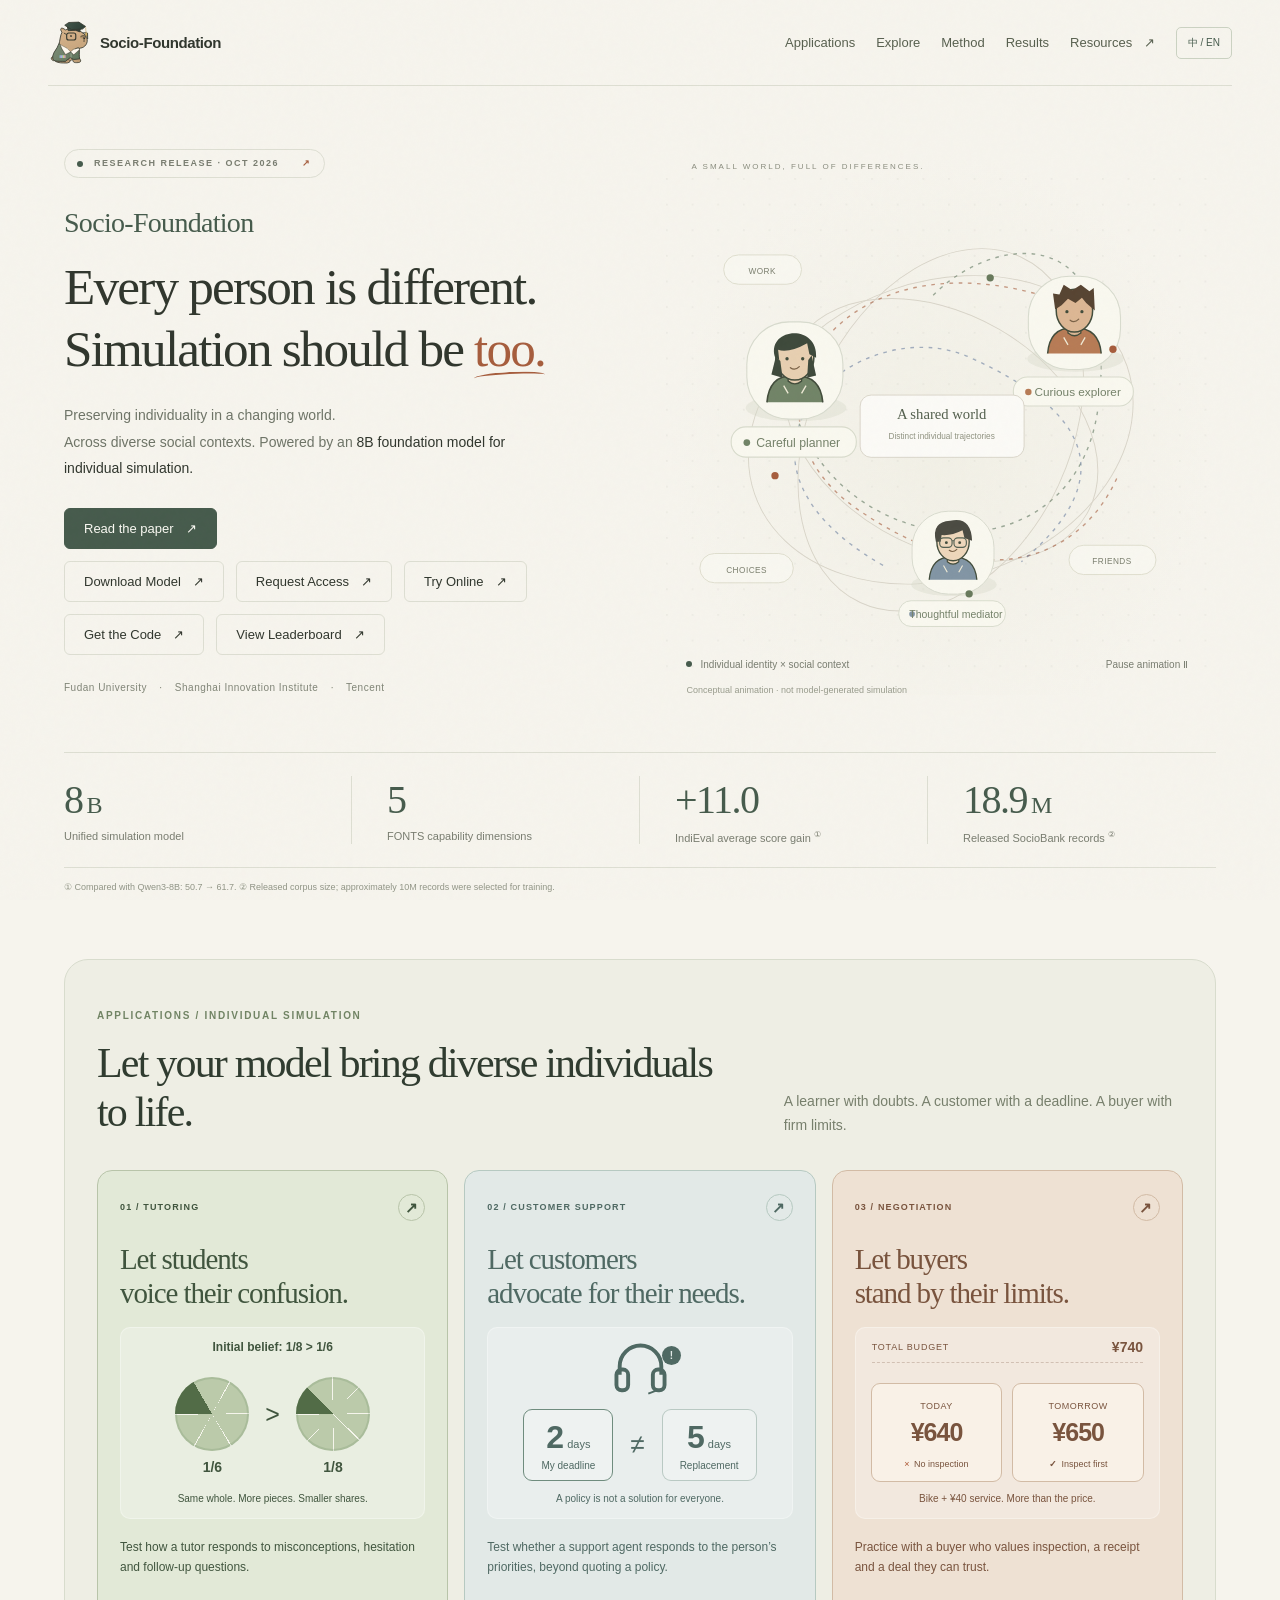
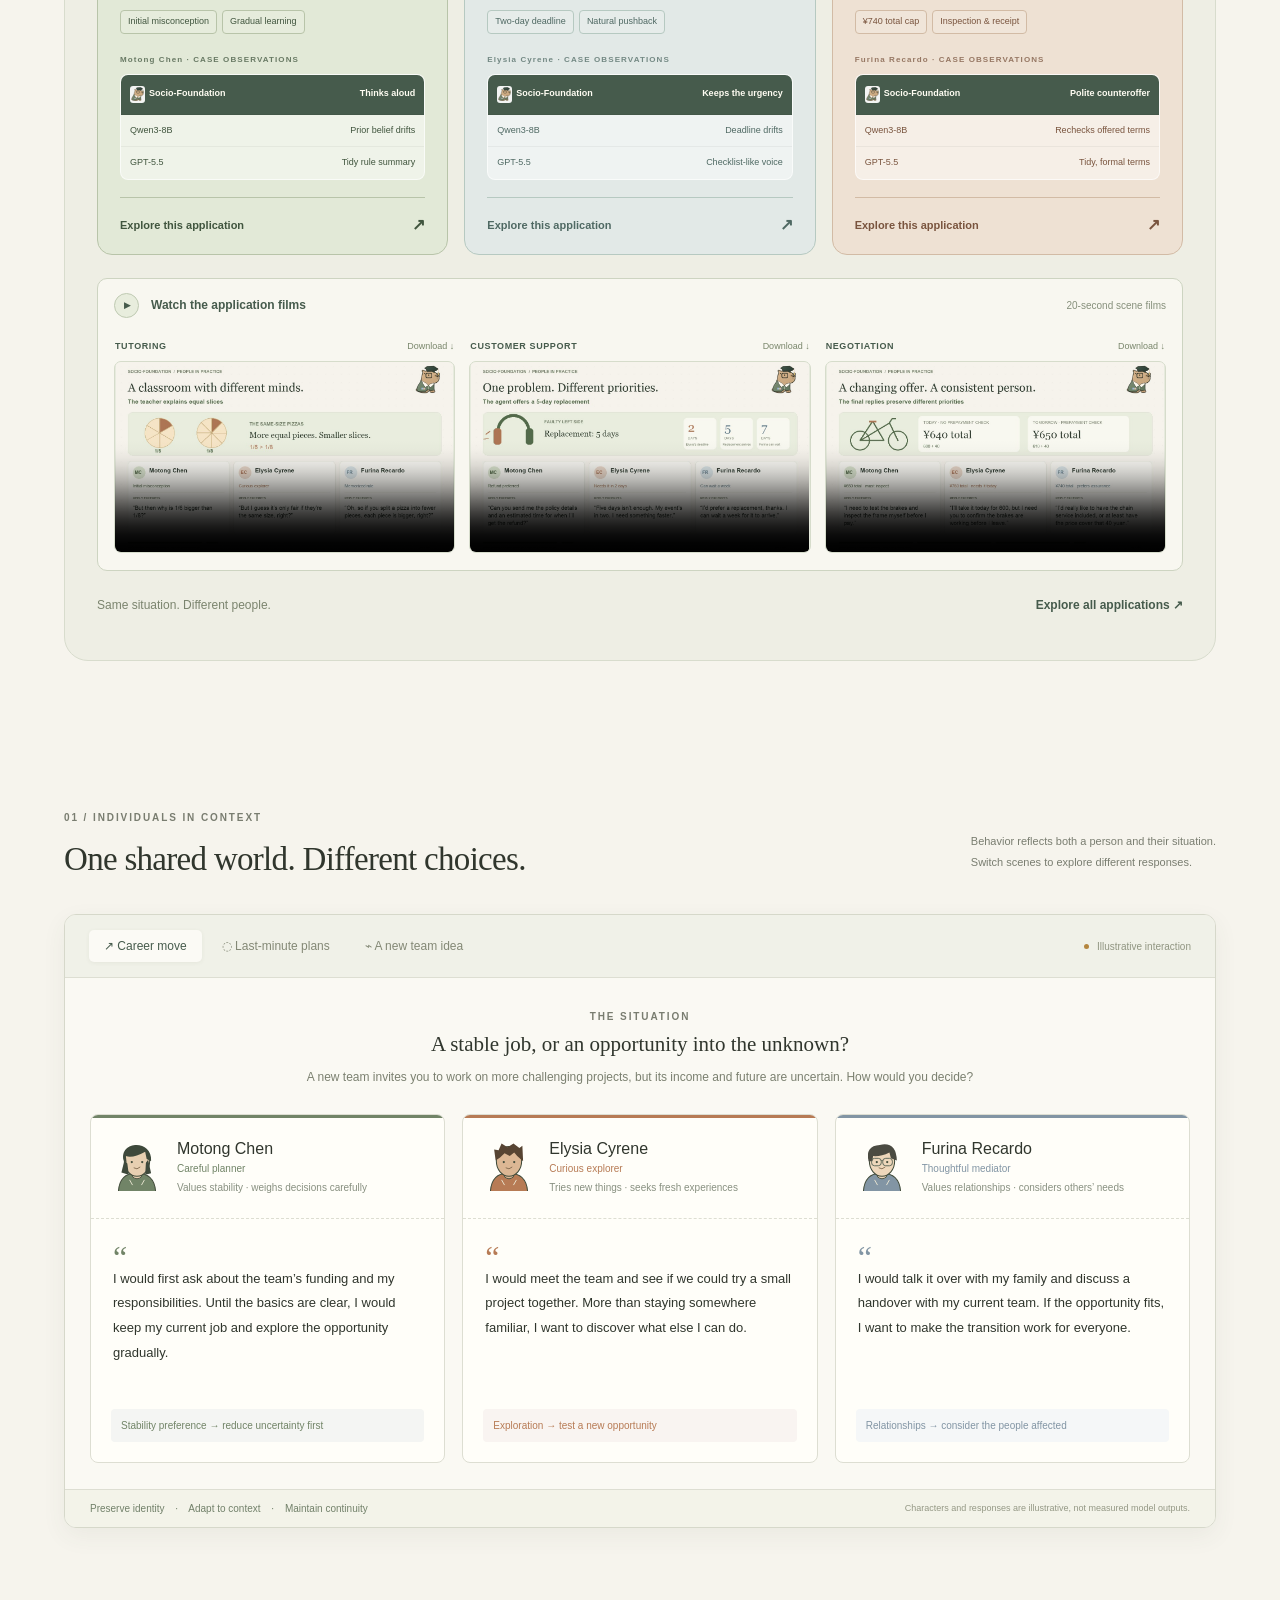
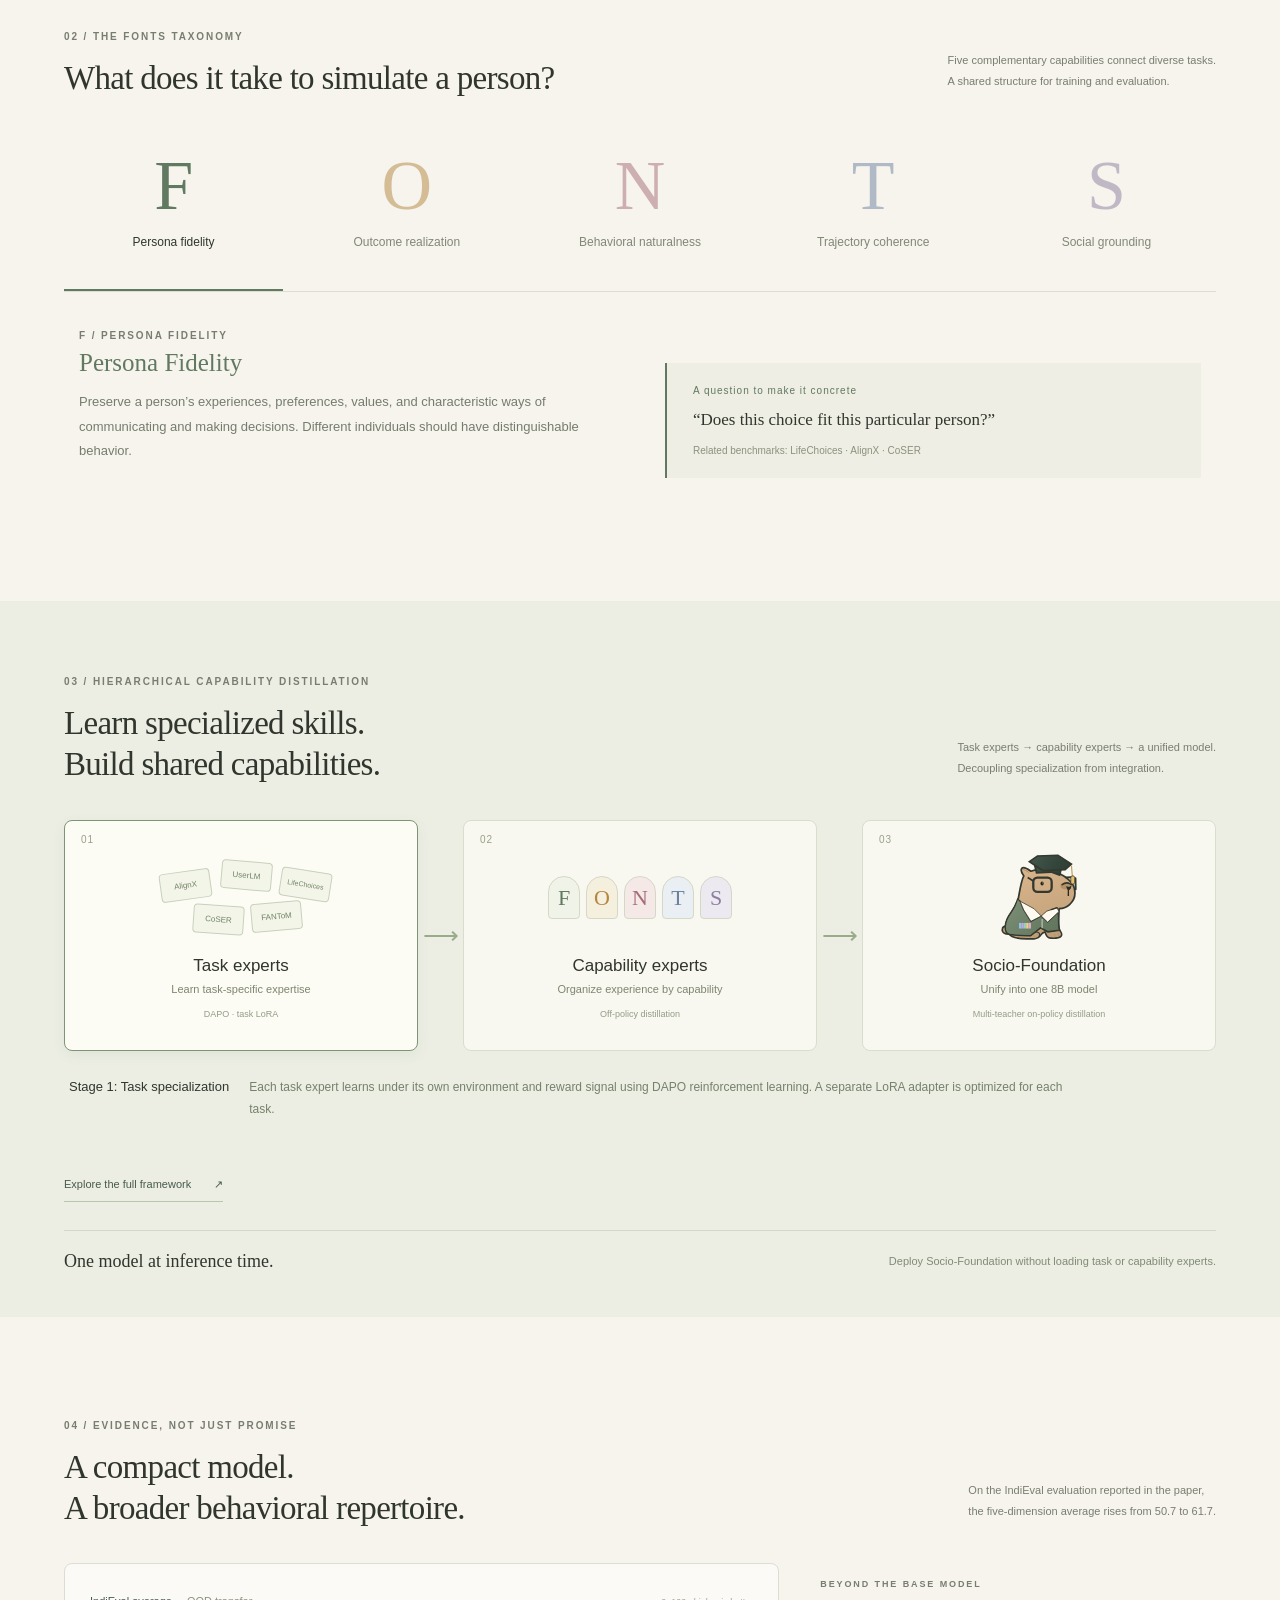
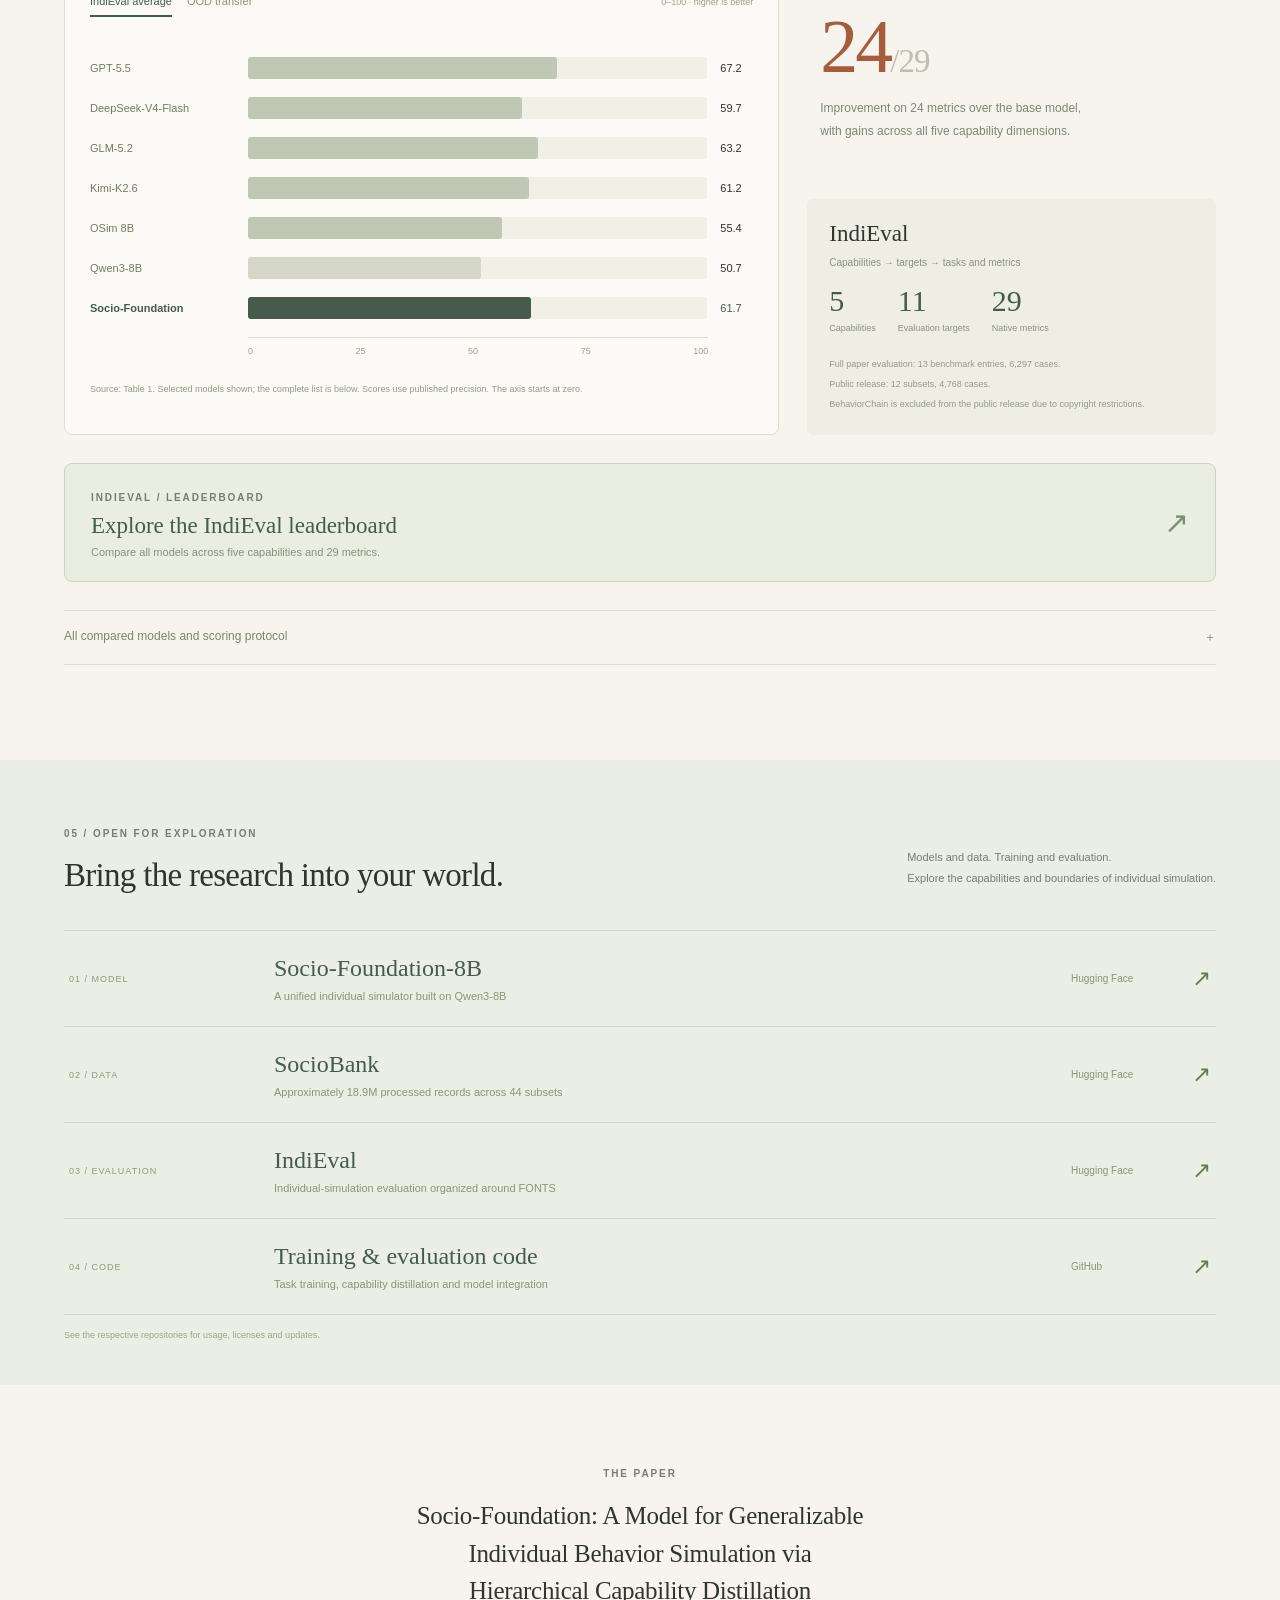
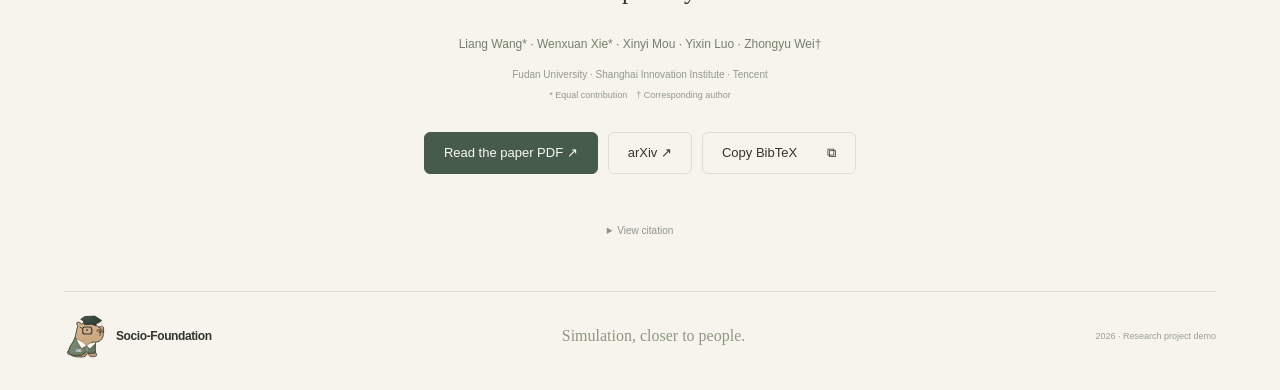
<file: index.html>
<!doctype html>
<html lang="en">
<head>
  <meta charset="UTF-8"><meta name="viewport" content="width=device-width,initial-scale=1">
  <title>Socio-Foundation — Preserving individuality</title>
  <meta name="description" content="A foundation model for individual behavior simulation. Explore FONTS, hierarchical distillation, IndiEval and open research resources.">
  <meta name="theme-color" content="#f6f4ed">
  <meta property="og:title" content="Socio-Foundation · Every person is different. Simulation should be too.">
  <meta property="og:description" content="8B individual simulator · Five capabilities · Hierarchical distillation · Open research resources">
  <meta property="og:type" content="website">
  <link rel="icon" href="assets/capybara.svg" type="image/svg+xml">
  <link rel="stylesheet" href="style.css?v=20261026-actions"><link rel="stylesheet" href="showcase/showcase.css?v=20261013-showcase">
  <script src="translations.js?v=20261027-online" defer></script><script src="i18n.js" defer></script><script src="data.js" defer></script><script src="app.js" defer></script><script src="showcase/showcase.js?v=20261026-headings" defer></script>
</head>
<body>
<a href="#main" class="skip">Skip to content</a>
<header class="nav"><a href="#" class="brand" aria-label="Socio-Foundation home"><img class="brand-mascot" src="assets/capybara.svg" alt="Socio-Foundation capybara"><span>Socio-Foundation</span></a><nav aria-label="Main navigation"><a href="#applications" class="nav-applications" data-zh="应用场景" data-en="Applications">Applications</a><a href="#experience">Explore</a><a href="#framework">Method</a><a href="#results">Results</a><a href="#resources">Resources <span>↗</span></a><button class="language-switch" type="button" aria-label="切换至中文">中 / EN</button></nav></header>
<main id="main">
<section class="hero wrap">
  <div class="hero-copy"><a class="eyebrow release" href="assets/socio-foundation.pdf" target="_blank" rel="noopener"><i></i> RESEARCH RELEASE · OCT 2026 <span>↗</span></a><p class="hero-name">Socio-Foundation</p><h1>Every person is different.<br>Simulation should be <span class="underline">too.</span></h1><p class="hero-description">Preserving individuality in a changing world.<br>Across diverse social contexts. Powered by an <strong>8B foundation model for individual simulation.</strong></p><div class="hero-actions"><a class="button primary" href="assets/socio-foundation.pdf" target="_blank" rel="noopener">Read the paper <span>↗</span></a><div class="model-actions"><a class="button secondary" href="https://huggingface.co/SII-LancelotXie/Socio-Foundation-8B" target="_blank" rel="noopener">Download Model <span>↗</span></a><a class="button secondary" href="https://sii-czxy.feishu.cn/share/base/form/shrcnwQW6OuJ1eCSa3JTe9Can0d" target="_blank" rel="noopener">Request Access <span>↗</span></a><a class="button secondary" href="http://47.101.185.34:55777/" target="_blank" rel="noopener">Try Online <span>↗</span></a></div><a class="button secondary" href="https://github.com/Lancelot-Xie/Socio-Foundation" target="_blank" rel="noopener">Get the Code <span>↗</span></a><a class="button secondary" href="leaderboard.html">View Leaderboard <span>↗</span></a></div><p class="affiliations">Fudan University <span>·</span> Shanghai Innovation Institute <span>·</span> Tencent</p></div>
  <div class="hero-art" aria-label="A conceptual animation of individuals retaining their identities across contexts"><span class="art-label">A SMALL WORLD, FULL OF DIFFERENCES.</span><svg class="world" viewBox="0 0 600 540" role="img" aria-label="Individual trajectories meet in a shared social world"><defs><pattern id="grid" width="28" height="28" patternUnits="userSpaceOnUse"><circle cx="1" cy="1" r=".7" fill="#a7a59b" opacity=".3"/></pattern></defs><rect width="600" height="540" fill="url(#grid)"/><g class="world-rings" fill="none" stroke="#d9d5c9"><ellipse cx="300" cy="275" rx="215" ry="162" transform="rotate(-19 300 275)"/><ellipse cx="300" cy="275" rx="184" ry="127" transform="rotate(30 300 275)"/><ellipse cx="300" cy="275" rx="142" ry="208" transform="rotate(25 300 275)"/></g><path class="trail trail-green" d="M131 200 C 140 414 445 462 472 249 S 349 64 288 132"/><path class="trail trail-orange" d="M450 142 C 192 38 58 257 208 361 S 458 407 493 326"/><path class="trail trail-blue" d="M237 423 C 25 302 210 141 332 196 S 503 323 388 419"/><g class="scene-label"><rect x="63" y="84" width="85" height="32" rx="16"/><text x="105" y="105">WORK</text><rect x="440" y="401" width="95" height="32" rx="16"/><text x="487" y="422">FRIENDS</text><rect x="37" y="410" width="102" height="32" rx="16"/><text x="88" y="431">CHOICES</text></g><g id="hero-people"></g><g class="center-note"><rect x="212" y="237" width="179" height="68" rx="12" fill="#fbfaf6" stroke="#d8d4c8"/><text x="301" y="263" class="center-title">A shared world</text><text x="301" y="285">Distinct individual trajectories</text></g><g fill="#a65d3d"><circle cx="119" cy="325" r="4"/><circle cx="488" cy="187" r="4"/></g><g fill="#68795c"><circle cx="354" cy="109" r="4"/><circle cx="331" cy="454" r="4"/></g></svg><div class="art-footer"><span><i></i> Individual identity × social context</span><button id="motion-toggle" type="button" aria-pressed="false">Pause animation Ⅱ</button></div><small class="art-disclaimer">Conceptual animation · not model-generated simulation</small></div>
</section>
<div class="stats wrap"><div><strong>8<span>B</span></strong><p>Unified simulation model</p></div><div><strong>5</strong><p>FONTS capability dimensions</p></div><div><strong>+11.0</strong><p>IndiEval average score gain <sup>①</sup></p></div><div><strong>18.9<span>M</span></strong><p>Released SocioBank records <sup>②</sup></p></div></div>
<div class="stat-notes wrap">① Compared with Qwen3-8B: 50.7 → 61.7.  ② Released corpus size; approximately 10M records were selected for training.</div>
<section id="applications" class="section wrap sf-applications" data-dynamic>
<div class="sf-section-head"><div><p class="sf-kicker" data-zh="应用场景 / 个体模拟" data-en="APPLICATIONS / INDIVIDUAL SIMULATION">APPLICATIONS / INDIVIDUAL SIMULATION</p><h2 data-zh="让你的模型，演绎千人千面。" data-en="Let your model bring diverse individuals to life.">Let your model bring diverse individuals to life.</h2></div><p data-zh="会困惑的学生。有期限的顾客。有底线的买家。" data-en="A learner with doubts. A customer with a deadline. A buyer with firm limits.">A learner with doubts. A customer with a deadline. A buyer with firm limits.</p></div>
<div class="sf-showcase-grid" data-showcase="home" data-root="applications/"></div>
<section class="sf-video-library" data-media-root="applications/media/" aria-label="Application films"></section>
<div class="sf-section-foot"><span data-zh="同一个情境，三种人物考量。" data-en="Same situation. Different people.">Same situation. Different people.</span><a href="applications/index.html?v=20261013-showcase" data-zh="探索全部应用 ↗" data-en="Explore all applications ↗">Explore all applications ↗</a></div></section>
<section id="experience" class="section wrap">
  <div class="section-heading"><div><p class="eyebrow">01 / INDIVIDUALS IN CONTEXT</p><h2>One shared world. <br class="mobile-only">Different choices.</h2></div><p class="section-intro">Behavior reflects both a person and their situation.<br>Switch scenes to explore different responses.</p></div>
  <div class="experience"><div class="experience-toolbar"><div class="scene-tabs" role="tablist" aria-label="Switch scenario"><button type="button" role="tab" id="scene-work" aria-selected="true" aria-controls="scene-content" data-scene="work">↗ Career move</button><button type="button" role="tab" id="scene-friends" aria-selected="false" aria-controls="scene-content" data-scene="friends" tabindex="-1">◌ Last-minute plans</button><button type="button" role="tab" id="scene-team" aria-selected="false" aria-controls="scene-content" data-scene="team" tabindex="-1">⌁ A new team idea</button></div><span class="demo-label"><i></i> Illustrative interaction</span></div><div id="scene-content" role="tabpanel" aria-labelledby="scene-work"><div class="scenario"><span class="eyebrow">THE SITUATION</span><h3 id="scenario-title"></h3><p id="scenario-text"></p></div><div class="persona-grid" id="persona-grid" aria-live="polite"></div></div><div class="experience-footer"><span>Preserve identity <span class="tiny-dot">·</span> Adapt to context <span class="tiny-dot">·</span> Maintain continuity</span><small>Characters and responses are illustrative, not measured model outputs.</small></div></div>
</section>
<section id="capabilities" class="section wrap capability-section"><div class="section-heading"><div><p class="eyebrow">02 / THE FONTS TAXONOMY</p><h2>What does it take to simulate a person?</h2></div><p class="section-intro">Five complementary capabilities connect diverse tasks.<br>A shared structure for training and evaluation.</p></div><div class="fonts-tabs" role="tablist" aria-label="Five FONTS capabilities"><button role="tab" type="button" id="font-F" aria-selected="true" aria-controls="font-detail" data-font="F"><span>F</span><b>Persona fidelity</b></button><button role="tab" type="button" id="font-O" aria-selected="false" aria-controls="font-detail" data-font="O" tabindex="-1"><span>O</span><b>Outcome realization</b></button><button role="tab" type="button" id="font-N" aria-selected="false" aria-controls="font-detail" data-font="N" tabindex="-1"><span>N</span><b>Behavioral naturalness</b></button><button role="tab" type="button" id="font-T" aria-selected="false" aria-controls="font-detail" data-font="T" tabindex="-1"><span>T</span><b>Trajectory coherence</b></button><button role="tab" type="button" id="font-S" aria-selected="false" aria-controls="font-detail" data-font="S" tabindex="-1"><span>S</span><b>Social grounding</b></button></div><div id="font-detail" class="font-detail" role="tabpanel" aria-labelledby="font-F" aria-live="polite"></div></section>
<section id="framework" class="section method-section"><div class="wrap"><div class="section-heading"><div><p class="eyebrow">03 / HIERARCHICAL CAPABILITY DISTILLATION</p><h2>Learn specialized skills.<br>Build shared capabilities.</h2></div><p class="section-intro">Task experts → capability experts → a unified model.<br>Decoupling specialization from integration.</p></div><div class="pipeline" role="tablist" aria-label="Three stages of hierarchical training"><button class="stage active" type="button" role="tab" id="stage-0" aria-controls="stage-detail" aria-selected="true" data-stage="0"><span class="stage-number">01</span><div class="expert-cluster"><i>AlignX</i><i>UserLM</i><i>LifeChoices</i><i>CoSER</i><i>FANToM</i></div><h3>Task experts</h3><p>Learn task-specific expertise</p><small>DAPO · task LoRA</small></button><span class="pipeline-arrow" aria-hidden="true">⟶</span><button class="stage" type="button" role="tab" id="stage-1" aria-controls="stage-detail" aria-selected="false" data-stage="1" tabindex="-1"><span class="stage-number">02</span><div class="expert-letters"><i>F</i><i>O</i><i>N</i><i>T</i><i>S</i></div><h3>Capability experts</h3><p>Organize experience by capability</p><small>Off-policy distillation</small></button><span class="pipeline-arrow" aria-hidden="true">⟶</span><button class="stage" type="button" role="tab" id="stage-2" aria-controls="stage-detail" aria-selected="false" data-stage="2" tabindex="-1"><span class="stage-number">03</span><div class="unified-mascot"><img src="assets/capybara.svg" alt="Socio-Foundation capybara"></div><h3>Socio-Foundation</h3><p>Unify into one 8B model</p><small>Multi-teacher on-policy distillation</small></button></div><div id="stage-detail" class="stage-detail" role="tabpanel" aria-labelledby="stage-0" aria-live="polite"></div><button class="text-button" type="button" id="open-method">Explore the full framework <span>↗</span></button><div class="method-note"><span>One model at inference time.</span><p>Deploy Socio-Foundation without loading task or capability experts.</p></div></div></section>
<section id="results" class="section wrap"><div class="section-heading"><div><p class="eyebrow">04 / EVIDENCE, NOT JUST PROMISE</p><h2>A compact model.<br>A broader behavioral repertoire.</h2></div><p class="section-intro">On the IndiEval evaluation reported in the paper,<br>the five-dimension average rises from 50.7 to 61.7.</p></div><div class="results-grid"><div class="chart-panel"><div class="chart-header"><div role="tablist" class="chart-tabs" aria-label="Evaluation charts"><button type="button" role="tab" id="chart-overall" aria-selected="true" aria-controls="chart-content" data-chart="overall">IndiEval average</button><button type="button" role="tab" id="chart-ood" aria-selected="false" aria-controls="chart-content" data-chart="ood" tabindex="-1">OOD transfer</button></div><span>0–100 · higher is better</span></div><div id="chart-content" role="tabpanel" aria-labelledby="chart-overall"></div><p id="chart-source" class="chart-source"></p></div><aside class="result-aside"><div class="result-highlight"><span class="eyebrow">BEYOND THE BASE MODEL</span><strong>24<span>/29</span></strong><p>Improvement on 24 metrics over the base model,<br>with gains across all five capability dimensions.</p></div><div class="eval-facts"><h3>IndiEval</h3><p>Capabilities → targets → tasks and metrics</p><div><span><b>5</b>Capabilities</span><span><b>11</b>Evaluation targets</span><span><b>29</b>Native metrics</span></div><small>Full paper evaluation: 13 benchmark entries, 6,297 cases.<br>Public release: 12 subsets, 4,768 cases.<br>BehaviorChain is excluded from the public release due to copyright restrictions.</small></div></aside></div><a class="leaderboard-callout" href="leaderboard.html"><div><span class="eyebrow">INDIEVAL / LEADERBOARD</span><h3>Explore the IndiEval leaderboard</h3><p>Compare all models across five capabilities and 29 metrics.</p></div><span aria-hidden="true">↗</span></a><details class="results-details"><summary>All compared models and scoring protocol <span>＋</span></summary><div id="all-results"></div><p>Results reported in Table 1. Avg. averages metrics within each dataset, then datasets within each capability, and finally the five capabilities equally. These scores measure individual-simulation performance.</p><button class="text-button" type="button" id="open-table">View the original 29-metric table ↗</button></details></section>
<section id="resources" class="section resource-section"><div class="wrap"><div class="section-heading"><div><p class="eyebrow">05 / OPEN FOR EXPLORATION</p><h2>Bring the research into your world.</h2></div><p class="section-intro">Models and data. Training and evaluation.<br>Explore the capabilities and boundaries of individual simulation.</p></div><div class="resource-list"><a href="https://huggingface.co/SII-LancelotXie/Socio-Foundation-8B" target="_blank" rel="noopener"><span class="resource-index">01 / MODEL</span><div><h3>Socio-Foundation-8B</h3><p>A unified individual simulator built on Qwen3-8B</p></div><span class="resource-meta">Hugging Face <b>↗</b></span></a><a href="https://huggingface.co/datasets/SII-LancelotXie/SocioBank" target="_blank" rel="noopener"><span class="resource-index">02 / DATA</span><div><h3>SocioBank</h3><p>Approximately 18.9M processed records across 44 subsets</p></div><span class="resource-meta">Hugging Face <b>↗</b></span></a><a href="https://huggingface.co/datasets/SII-LancelotXie/IndiEval" target="_blank" rel="noopener"><span class="resource-index">03 / EVALUATION</span><div><h3>IndiEval</h3><p>Individual-simulation evaluation organized around FONTS</p></div><span class="resource-meta">Hugging Face <b>↗</b></span></a><a href="https://github.com/Lancelot-Xie/Socio-Foundation" target="_blank" rel="noopener"><span class="resource-index">04 / CODE</span><div><h3>Training & evaluation code</h3><p>Task training, capability distillation and model integration</p></div><span class="resource-meta">GitHub <b>↗</b></span></a></div><p class="resource-footnote">See the respective repositories for usage, licenses and updates.</p></div></section>
<section class="paper-section wrap"><p class="eyebrow">THE PAPER</p><h2>Socio-Foundation: A Model for Generalizable<br>Individual Behavior Simulation via<br>Hierarchical Capability Distillation</h2><p class="authors">Liang Wang* · Wenxuan Xie* · Xinyi Mou · Yixin Luo · Zhongyu Wei†</p><p class="paper-affiliations">Fudan University · Shanghai Innovation Institute · Tencent<br><small>* Equal contribution　† Corresponding author</small></p><div class="paper-actions"><a class="button primary" href="assets/socio-foundation.pdf" target="_blank" rel="noopener">Read the paper PDF ↗</a><a class="button secondary" href="https://arxiv.org/abs/2610.08967" target="_blank" rel="noopener">arXiv ↗</a><button class="button secondary" id="copy-citation" type="button">Copy BibTeX <span>⧉</span></button></div><p id="copy-status" class="copy-status" role="status"></p><details class="citation-details"><summary>View citation</summary><pre id="citation-text"></pre></details></section>
</main>
<footer class="wrap footer"><a class="brand" href="#"><img class="brand-mascot" src="assets/capybara.svg" alt="Socio-Foundation capybara"><span>Socio-Foundation</span></a><p>Simulation, closer to people.</p><span>2026 · Research project demo</span></footer>
<dialog id="figure-dialog"><div class="dialog-top"><h2 id="figure-title" data-dynamic>Paper figure</h2><button id="close-figure" type="button" aria-label="Close figure">✕</button></div><img id="figure-image" src="assets/method-figure.png" alt="Socio-Foundation hierarchical training framework"><a href="assets/socio-foundation.pdf" target="_blank" rel="noopener">View in the full paper ↗</a></dialog>
</body></html>
</file>
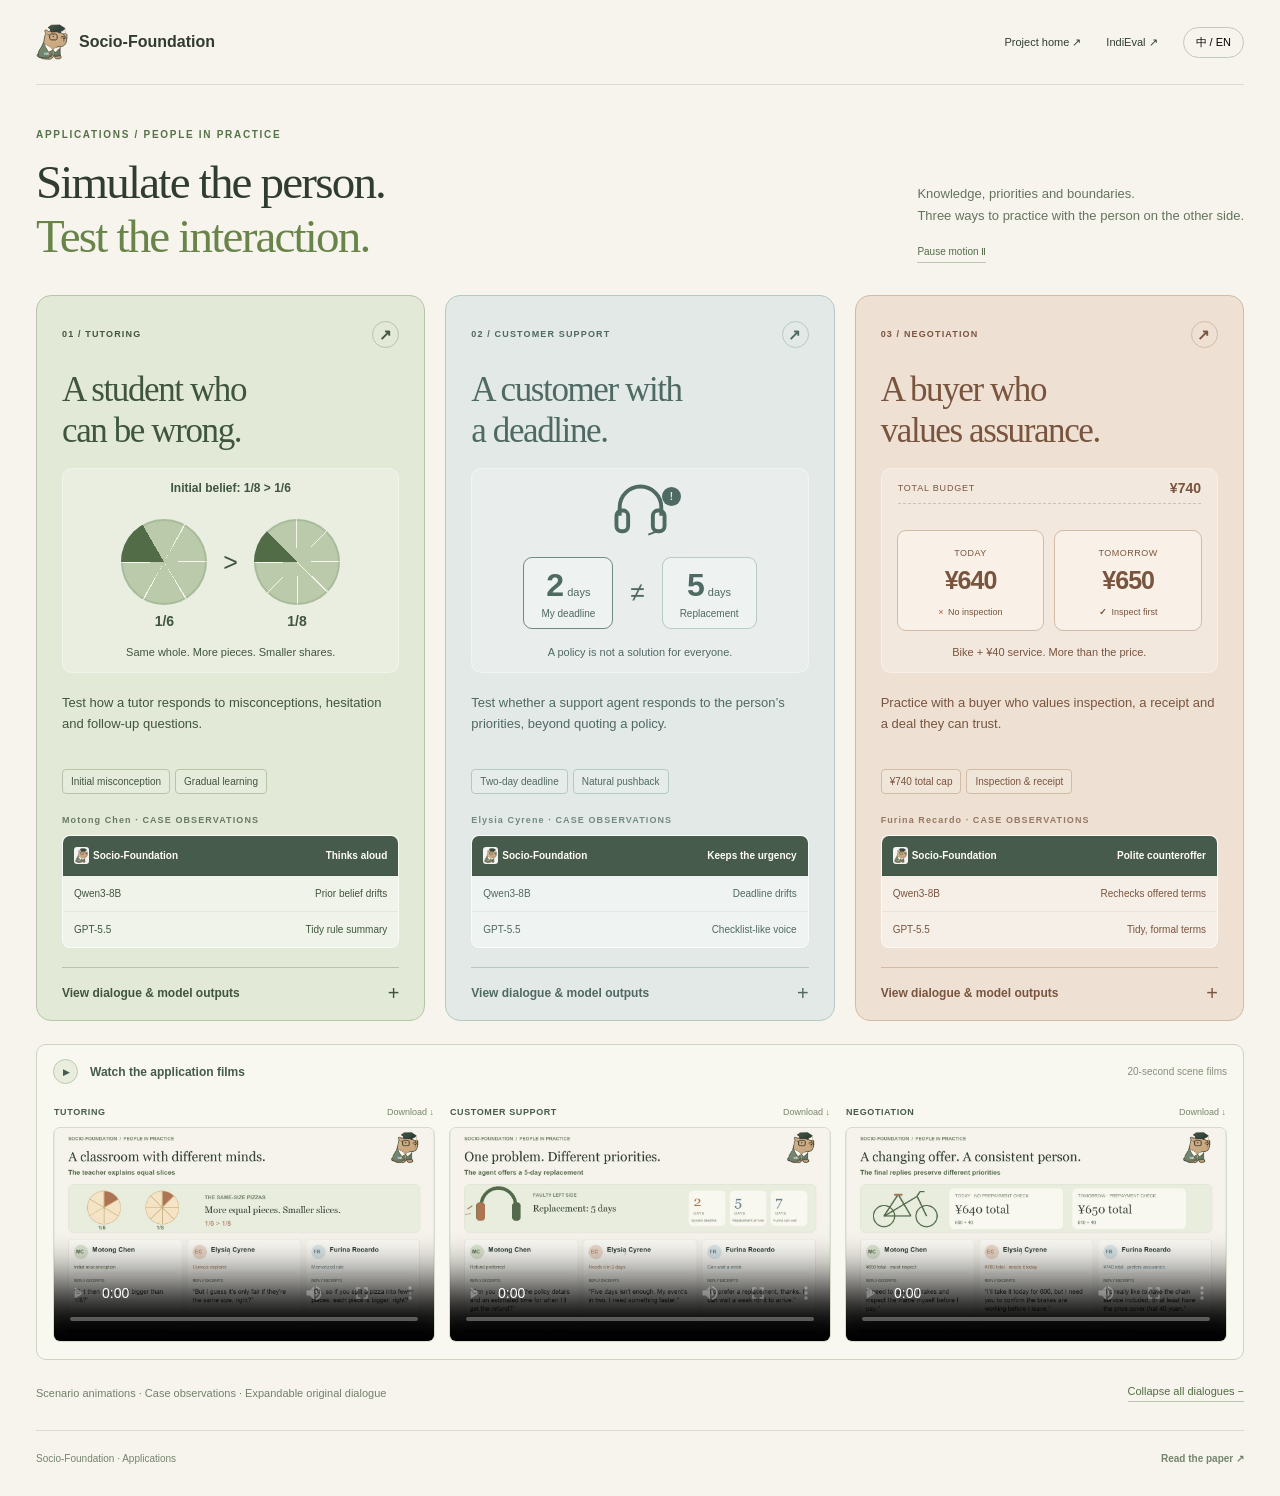
<file: applications/index.html>
<!doctype html><html lang="en"><head>
<meta charset="utf-8"><meta name="viewport" content="width=device-width,initial-scale=1"><meta name="theme-color" content="#f6f4ed"><meta name="description" content="Explore tutoring, customer support and negotiation with Socio-Foundation."><title>Applications · Socio-Foundation</title>
<link rel="icon" href="../assets/capybara.svg" type="image/svg+xml"><link rel="stylesheet" href="../showcase/showcase.css?v=20261013-showcase"><script src="data.js?v=20261013-showcase" defer></script><script src="../showcase/showcase.js?v=20261013-showcase" defer></script></head>
<body class="sf-showcase-page"><a href="#sf-apps" class="sf-skip">Skip to applications</a><div class="sf-page-wrap">
<header class="sf-page-nav"><a class="sf-page-brand" href="../"><img src="../assets/capybara.svg" alt="Socio-Foundation capybara">Socio-Foundation</a><nav aria-label="Navigation"><a href="../#applications" data-en="Project home ↗" data-zh="项目主页 ↗">Project home ↗</a><a href="../leaderboard.html">IndiEval ↗</a><button id="sf-language" type="button" aria-label="切换至中文">中 / EN</button></nav></header>
<main class="sf-page-main"><section class="sf-page-hero"><div><p class="sf-kicker" data-en="APPLICATIONS / PEOPLE IN PRACTICE" data-zh="应用场景 / 让个体模拟进入交互">APPLICATIONS / PEOPLE IN PRACTICE</p><h1 data-en="Simulate the person.<br><span>Test the interaction.</span>" data-zh="模拟不同的人。<br><span>练习真正的交互。</span>">Simulate the person.<br><span>Test the interaction.</span></h1></div><div><p data-en="Knowledge, priorities and boundaries.<br>Three ways to practice with the person on the other side." data-zh="知识、诉求与底线。<br>把交互另一方的个体差异，带进三种应用场景。">Knowledge, priorities and boundaries.<br>Three ways to practice with the person on the other side.</p><button id="sf-motion" type="button" aria-pressed="false">Pause motion Ⅱ</button></div></section>
<section id="sf-apps" class="sf-showcase-grid" data-showcase="detail" aria-label="Three application scenarios"></section>
<section class="sf-video-library" data-media-root="media/" aria-label="Application films"></section>
<div class="sf-page-bottom"><span data-en="Scenario animations · Case observations · Expandable original dialogue" data-zh="场景动画 · 案例差异标签 · 可展开的对话原文">Scenario animations · Case observations · Expandable original dialogue</span><button id="sf-close-all" type="button" data-en="Collapse all dialogues −" data-zh="收起全部对话 −">Collapse all dialogues −</button></div></main>
<footer class="sf-page-footer"><span>Socio-Foundation · Applications</span><a href="../assets/socio-foundation.pdf" target="_blank" rel="noopener" data-en="Read the paper ↗" data-zh="阅读论文 ↗">Read the paper ↗</a></footer></div></body></html>
</file>
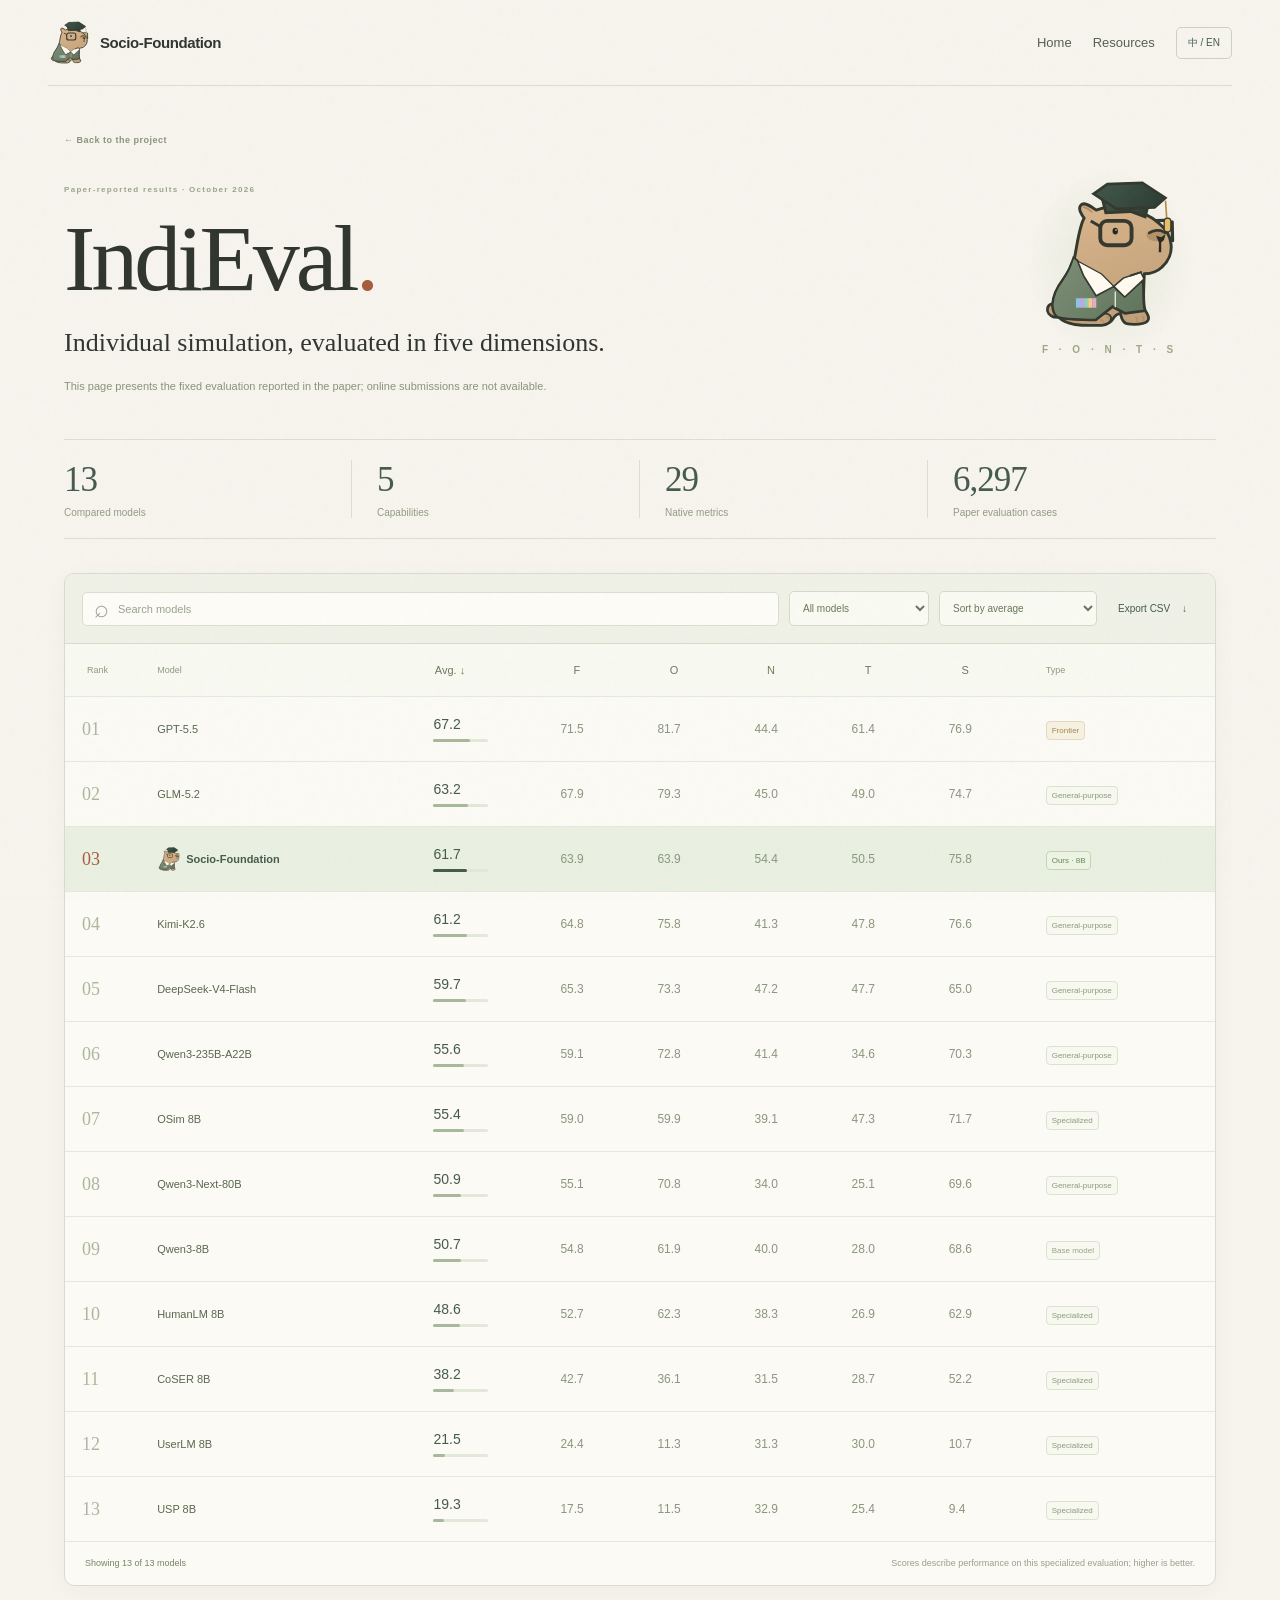
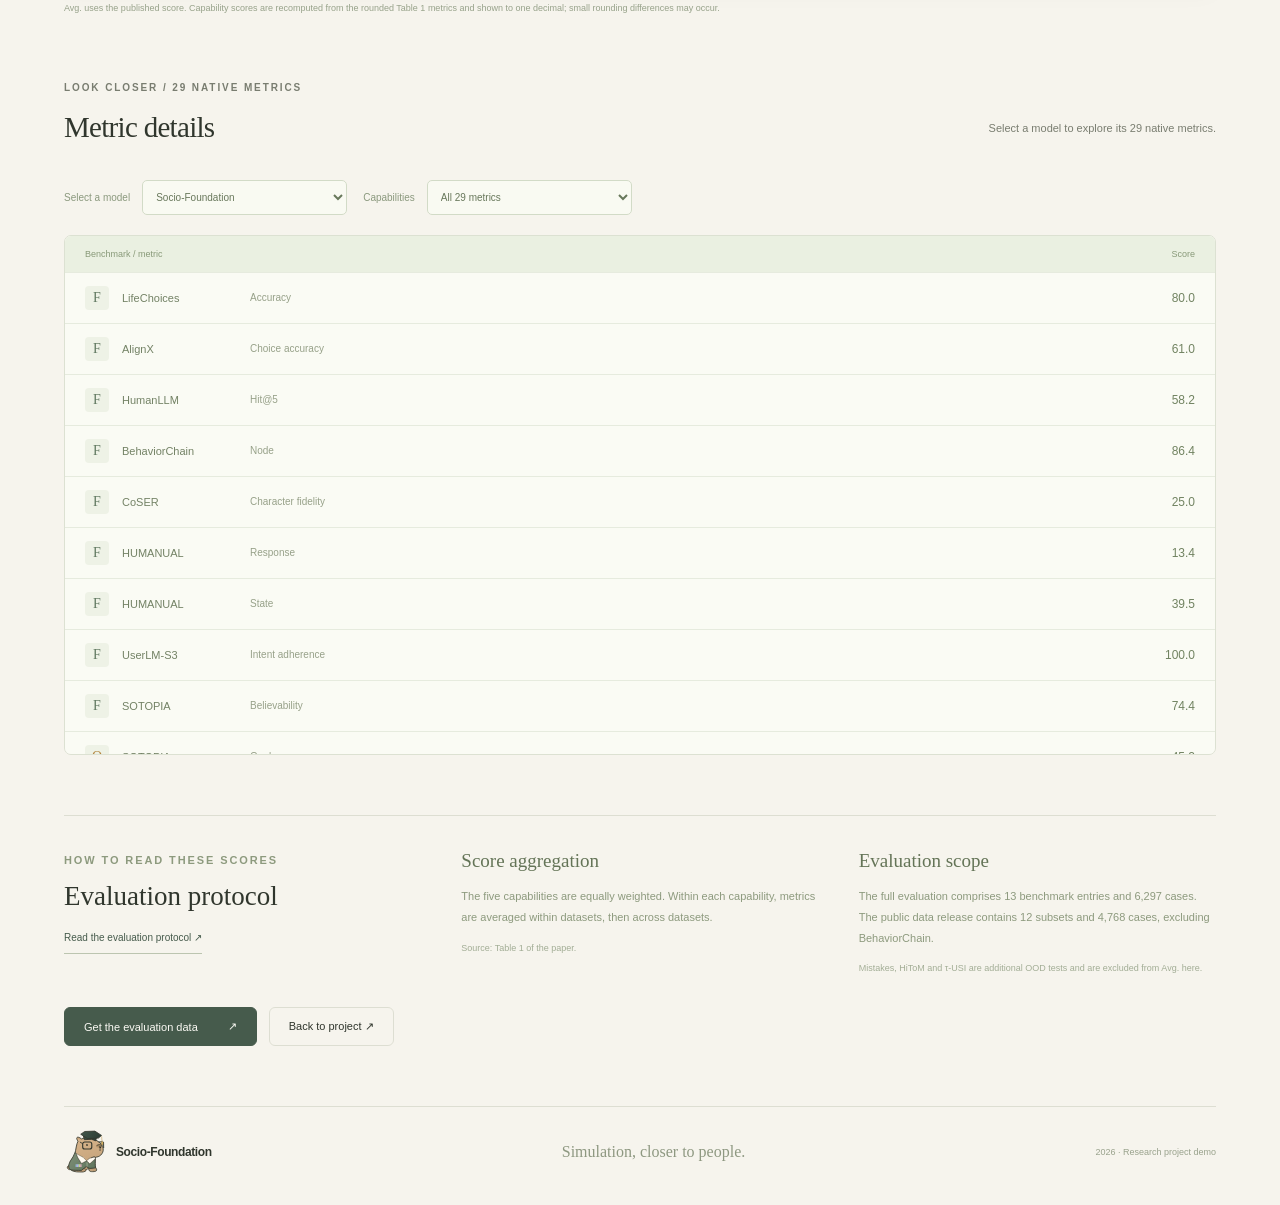
<file: leaderboard.html>
<!doctype html><html lang="en"><head>
<meta charset="UTF-8"><meta name="viewport" content="width=device-width,initial-scale=1">
<title>IndiEval Leaderboard · Socio-Foundation</title><meta name="description" content="Compare 13 models across five individual-simulation capabilities and 29 native metrics. Paper-reported IndiEval results.">
<meta name="theme-color" content="#f6f4ed"><link rel="icon" href="assets/capybara.svg" type="image/svg+xml"><link rel="stylesheet" href="style.css">
<script src="translations.js" defer></script><script src="i18n.js" defer></script><script src="data.js" defer></script><script src="leaderboard.js" defer></script></head>
<body class="leaderboard-page"><a class="skip" href="#main">Skip to content</a>
<header class="nav"><a href="index.html" class="brand" aria-label="Socio-Foundation home"><img class="brand-mascot" src="assets/capybara.svg" alt="Socio-Foundation capybara"><span>Socio-Foundation</span></a><nav aria-label="Main navigation"><a href="index.html">Home</a><a href="index.html#resources">Resources</a><button class="language-switch" type="button" aria-label="切换至中文">中 / EN</button></nav></header>
<main id="main" class="wrap leaderboard-main"><section class="leaderboard-hero"><div><a class="eyebrow back-link" href="index.html">← <span>Back to the project</span></a><p class="eyebrow lb-release">Paper-reported results · October 2026</p><h1>IndiEval<span>.</span></h1><h2>Individual simulation, evaluated in five dimensions.</h2><p>This page presents the fixed evaluation reported in the paper; online submissions are not available.</p></div><div class="lb-mascot"><img src="assets/capybara.svg" alt="Socio-Foundation capybara"><span class="eyebrow">F · O · N · T · S</span></div></section>
<div class="lb-stats"><div><strong>13</strong><span data-zh="对比模型" data-en="Compared models">Compared models</span></div><div><strong>5</strong><span>Capabilities</span></div><div><strong>29</strong><span>Native metrics</span></div><div><strong>6,297</strong><span data-zh="论文评测案例" data-en="Paper evaluation cases">Paper evaluation cases</span></div></div>
<section class="leaderboard-board" aria-label="Model ranking"><div class="lb-toolbar"><div class="search-box"><span aria-hidden="true">⌕</span><input type="search" id="model-search" placeholder="Search models" aria-label="Search models" autocomplete="off"></div><label class="select-control"><span class="sr-only">Filter model category</span><select id="model-filter"><option value="all">All models</option><option value="general">General-purpose</option><option value="specialized">Specialized simulators</option><option value="ours">Ours & base</option></select></label><label class="select-control"><span class="sr-only">Sort</span><select id="sort-models" aria-label="Sort"><option value="avg">Sort by average</option><option value="F">F · Persona fidelity</option><option value="O">O · Outcome realization</option><option value="N">N · Behavioral naturalness</option><option value="T">T · Trajectory coherence</option><option value="S">S · Social grounding</option></select></label><button class="export-button" id="export-csv" type="button">Export CSV <span>↓</span></button></div>
<p class="table-hint" data-zh="左右滑动查看全部能力分数 →" data-en="Scroll horizontally to explore all capability scores →">Scroll horizontally to explore all capability scores →</p><div class="table-scroll" tabindex="0" aria-label="Model ranking"><table class="leaderboard-table"><caption class="sr-only">All 13 models reported in the paper.</caption><colgroup><col style="width:55px"><col style="width:185px"><col style="width:85px"><col span="5" style="width:65px"><col style="width:120px"></colgroup><thead><tr><th scope="col">Rank</th><th scope="col">Model</th><th scope="col" aria-sort="descending"><button type="button" data-sort="avg">Avg. <span class="sort-arrow">↓</span></button></th><th scope="col"><button type="button" data-sort="F" title="Persona fidelity">F <span class="sort-arrow"></span></button></th><th scope="col"><button type="button" data-sort="O" title="Outcome realization">O <span class="sort-arrow"></span></button></th><th scope="col"><button type="button" data-sort="N" title="Behavioral naturalness">N <span class="sort-arrow"></span></button></th><th scope="col"><button type="button" data-sort="T" title="Trajectory coherence">T <span class="sort-arrow"></span></button></th><th scope="col"><button type="button" data-sort="S" title="Social grounding">S <span class="sort-arrow"></span></button></th><th scope="col">Type</th></tr></thead><tbody id="leaderboard-rows" data-dynamic></tbody></table></div><div class="lb-table-footer"><span id="result-count" role="status" data-dynamic></span><span>Scores describe performance on this specialized evaluation; higher is better.</span></div></section>
<p class="lb-rounding-note">Avg. uses the published score. Capability scores are recomputed from the rounded Table 1 metrics and shown to one decimal; small rounding differences may occur.</p>
<section class="metric-explorer"><div class="section-heading"><div><p class="eyebrow">LOOK CLOSER / 29 NATIVE METRICS</p><h2>Metric details</h2></div><p class="section-intro">Select a model to explore its 29 native metrics.</p></div><div class="metric-controls"><label><span>Select a model</span><select id="metric-model" data-dynamic></select></label><label><span>Capabilities</span><select id="metric-capability"><option value="all" data-zh="全部 29 项指标" data-en="All 29 metrics">All 29 metrics</option><option value="F">F · Persona fidelity</option><option value="O">O · Outcome realization</option><option value="N">N · Behavioral naturalness</option><option value="T">T · Trajectory coherence</option><option value="S">S · Social grounding</option></select></label></div><div id="metric-list" data-dynamic></div></section>
<section class="protocol-grid"><div><p class="eyebrow">HOW TO READ THESE SCORES</p><h2>Evaluation protocol</h2><a class="text-button" href="assets/socio-foundation.pdf" target="_blank" rel="noopener">Read the evaluation protocol ↗</a></div><article><h3>Score aggregation</h3><p>The five capabilities are equally weighted. Within each capability, metrics are averaged within datasets, then across datasets.</p><small>Source: Table 1 of the paper.</small></article><article><h3>Evaluation scope</h3><p>The full evaluation comprises 13 benchmark entries and 6,297 cases. The public data release contains 12 subsets and 4,768 cases, excluding BehaviorChain.</p><small>Mistakes, HiToM and τ-USI are additional OOD tests and are excluded from Avg. here.</small></article></section>
<div class="leaderboard-bottom"><a class="button primary" href="https://huggingface.co/datasets/SII-LancelotXie/IndiEval" target="_blank" rel="noopener">Get the evaluation data <span>↗</span></a><a class="button secondary" href="index.html">Back to project ↗</a></div></main>
<footer class="wrap footer"><a class="brand" href="index.html"><img class="brand-mascot" src="assets/capybara.svg" alt="Socio-Foundation capybara"><span>Socio-Foundation</span></a><p>Simulation, closer to people.</p><span>2026 · Research project demo</span></footer></body></html>
</file>
<file: style.css>
:root{--paper:#f6f4ed;--ink:#30362d;--muted:#797d70;--line:#ddded2;--green:#465b4c;--orange:#a65d3d;--serif:Georgia,'Songti SC','STSong',serif;--sans:-apple-system,BlinkMacSystemFont,'PingFang SC','Microsoft YaHei',sans-serif;--f:#617961;--o:#b4863f;--n:#a66c78;--t:#6d81a1;--s:#8c7f9f}
*{box-sizing:border-box}html{scroll-behavior:smooth;scroll-padding-top:95px}body{margin:0;color:var(--ink);background:var(--paper);font-family:var(--sans);font-size:15px;-webkit-font-smoothing:antialiased}body::before{content:'';position:fixed;inset:0;pointer-events:none;z-index:30;opacity:.025;background-image:url("data:image/svg+xml,%3Csvg viewBox='0 0 180 180' xmlns='http://www.w3.org/2000/svg'%3E%3Cfilter id='noise'%3E%3CfeTurbulence type='fractalNoise' baseFrequency='.8' numOctaves='3' stitchTiles='stitch'/%3E%3C/filter%3E%3Crect width='100%25' height='100%25' opacity='.8' filter='url(%23noise)'/%3E%3C/svg%3E")}a{color:inherit;text-decoration:none}button{font:inherit;color:inherit;cursor:pointer}button,a{-webkit-tap-highlight-color:transparent}button:focus-visible,a:focus-visible,summary:focus-visible{outline:2px solid var(--orange);outline-offset:5px}button{border:0;background:transparent}p,h1,h2,h3{margin:0}svg{display:block}::selection{background:#d8e0ce}.wrap{max-width:1152px;margin:auto;width:calc(100% - 112px)}.nav{display:flex;justify-content:space-between;align-items:center;padding:21px 0;max-width:1280px;width:calc(100% - 96px);margin:auto;border-bottom:1px solid var(--line)}.brand{display:flex;align-items:center;gap:12px;font-size:15px;font-weight:600;letter-spacing:-.4px}.brand-mark{font:italic 31px var(--serif);letter-spacing:-7px;width:34px;display:inline-block}.brand-mark span{color:var(--orange)}.nav nav{display:flex;gap:32px;font-size:13px}.nav nav a{padding:9px 0;color:#58604f;transition:color .2s}.nav nav a:hover{color:var(--orange)}.nav nav span{margin-left:8px}.hero{display:grid;grid-template-columns:1.06fr 1fr;gap:20px;padding-top:63px;padding-bottom:55px;align-items:center;min-height:625px}.eyebrow{font-size:10px;letter-spacing:1.9px;font-weight:600;color:var(--muted);line-height:1.7}.release{display:inline-flex;gap:11px;align-items:center;border:1px solid var(--line);padding:6px 12px;border-radius:40px;letter-spacing:1.5px;font-size:9px}.release span{margin-left:12px;color:var(--orange)}i{font-style:normal}.release i,.art-footer i,.demo-label i{display:inline-block;width:6px;height:6px;border-radius:50%;background:var(--green)}.hero-name{font:27px var(--serif);margin-top:29px;letter-spacing:-.7px;color:var(--green)}h1{font-family:var(--serif);font-weight:500;font-size:clamp(40px,4.8vw,62px);letter-spacing:-2px;line-height:1.33;margin:17px 0 23px;white-space:nowrap}.underline{position:relative;color:var(--orange)}.underline::after{content:'';position:absolute;left:0;right:0;bottom:-4px;height:7px;border-top:2px solid var(--orange);border-radius:50%;transform:rotate(-3deg)}.hero-description{font-size:15px;line-height:1.9;color:#6e7467}.hero-description strong{font-weight:500;color:var(--ink)}.hero-actions{display:flex;gap:12px;margin:26px 0 24px}.button{padding:12px 19px;display:inline-flex;align-items:center;gap:30px;border-radius:6px;font-size:13px;border:1px solid var(--line);transition:transform .2s,background .2s}.button:hover{transform:translateY(-2px)}.primary{background:var(--green);color:#fbfaf4;border-color:var(--green)}.primary:hover{background:#334c3e}.secondary:hover{background:#ebeade}.affiliations{font-size:11px;letter-spacing:.5px;color:#808577}.affiliations span{margin:0 9px}.hero-art{position:relative;background:radial-gradient(ellipse at 50% 55%,#e8e7d754,transparent 70%);width:100%;padding-top:27px;align-self:center}.art-label{font-size:8px;letter-spacing:2px;position:absolute;left:25px;top:11px;color:#8a8d7f}.world{width:100%;height:auto;overflow:visible}.trail{fill:none;stroke-width:1.5;stroke-dasharray:4 6;opacity:.6}.trail-green{stroke:var(--f)}.trail-orange{stroke:var(--orange)}.trail-blue{stroke:var(--t)}.scene-label rect{fill:#f8f7f0;stroke:#dddccc}.scene-label text{text-anchor:middle;fill:#7b7f6e;font-size:9px;letter-spacing:.5px}.center-note text{text-anchor:middle;font-size:11px;fill:#909381}.center-note .center-title{font-family:var(--serif);font-size:18px;fill:#535f4d}.world-person{animation:float 8s ease-in-out infinite;transform-box:fill-box;transform-origin:center}.world-person:nth-child(2){animation-delay:-3s}.world-person:nth-child(3){animation-delay:-6s}.world-rings{animation:orbit 80s linear infinite;transform-origin:300px 275px}.trail{animation:dash 45s linear infinite}.paused .world-person,.paused .world-rings,.paused .trail{animation-play-state:paused}.art-footer{display:flex;justify-content:space-between;margin:0 20px;font-size:10px;color:var(--muted);align-items:center;position:relative;margin-top:-22px}.art-footer span{display:flex;align-items:center;gap:8px}.art-footer button{font-size:10px;padding:8px}.art-disclaimer{display:block;font-size:9px;color:#999c8d;margin:7px 20px 0}.stats{display:grid;grid-template-columns:repeat(4,1fr);border-top:1px solid var(--line);border-bottom:1px solid var(--line);padding:23px 0}.stats>div{padding:0 35px;border-right:1px solid var(--line)}.stats>div:first-child{padding-left:0}.stats>div:last-child{border-right:0}.stats strong{font:40px var(--serif);color:var(--green);letter-spacing:-1.5px}.stats strong span{font-size:24px;margin-left:4px}.stats p{font-size:11px;color:var(--muted);margin-top:7px}.stats sup{font-size:8px}.stat-notes{font-size:9px;color:#919586;line-height:1.7;margin-top:12px}.section{padding-top:100px;padding-bottom:0}.section-heading{display:flex;justify-content:space-between;align-items:flex-end;margin-bottom:34px;gap:30px}.section-heading h2{font-family:var(--serif);font-size:34px;font-weight:500;letter-spacing:-.7px;line-height:1.45;margin-top:13px}.section-intro{font-size:12px;color:var(--muted);line-height:1.9;margin-bottom:7px}.experience{border:1px solid #d6d8ca;border-radius:12px;overflow:hidden;background:#faf9f3;box-shadow:0 8px 25px #3e4b3910}.experience-toolbar{display:flex;justify-content:space-between;align-items:center;padding:15px 24px;border-bottom:1px solid var(--line);background:#f0f1e8}.scene-tabs{display:flex;gap:5px}.scene-tabs button{font-size:12px;padding:9px 15px;border-radius:5px;color:#838875}.scene-tabs button[aria-selected=true]{background:#fbfaf5;color:var(--green);box-shadow:0 1px 4px #40493610}.demo-label{display:flex;align-items:center;gap:8px;font-size:10px;color:#909581}.demo-label i{background:#b4863f;width:5px;height:5px}.scenario{padding:28px 30px 25px;text-align:center}.scenario h3{font-size:21px;font-family:var(--serif);font-weight:500;margin:7px 0 10px}.scenario p{font-size:12px;line-height:1.8;color:#7b8070;max-width:710px;margin:auto}.persona-grid{display:grid;grid-template-columns:repeat(3,1fr);gap:17px;padding:0 25px 26px}.persona-card{border:1px solid var(--line);border-radius:8px;background:#fffef9;overflow:hidden;position:relative}.persona-info{display:flex;align-items:center;gap:14px;padding:20px}.portrait{width:52px;height:60px;flex-shrink:0}.persona-name{font-size:16px;font-weight:500}.persona-traits{font-size:10px;color:#889080;margin-top:6px;line-height:1.7}.persona-accent{height:3px;width:100%;background:var(--persona)}.persona-response{padding:22px 22px 25px;border-top:1px dashed var(--line);position:relative;min-height:142px}.persona-response p{font-size:13px;line-height:1.9;padding-top:6px}.quote{font:32px var(--serif);color:var(--persona);line-height:1;height:20px;display:block}.persona-insight{margin:0 20px 20px;padding:8px 10px;border-radius:4px;font-size:10px;line-height:1.7;background:color-mix(in srgb,var(--persona) 8%,white);color:var(--persona)}.experience-footer{display:flex;justify-content:space-between;align-items:center;padding:13px 25px;border-top:1px solid var(--line);gap:15px;background:#f3f3e9}.experience-footer>span{font-size:10px;color:#72816a}.tiny-dot{margin:0 8px}.experience-footer small{font-size:9px;color:#949885}.fonts-tabs{display:grid;grid-template-columns:repeat(5,1fr);border-bottom:1px solid var(--line);gap:14px}.fonts-tabs button{padding:18px 10px 22px;border-bottom:2px solid transparent;transition:background .2s;display:flex;flex-direction:column;align-items:center;gap:12px}.fonts-tabs button:hover{background:#efeee5}.fonts-tabs button:nth-child(1){--cap:var(--f)}.fonts-tabs button:nth-child(2){--cap:var(--o)}.fonts-tabs button:nth-child(3){--cap:var(--n)}.fonts-tabs button:nth-child(4){--cap:var(--t)}.fonts-tabs button:nth-child(5){--cap:var(--s)}.fonts-tabs button span{font:70px var(--serif);color:var(--cap);opacity:.5;line-height:1}.fonts-tabs button b{font-size:12px;font-weight:400;color:#828777}.fonts-tabs button[aria-selected=true]{border-color:var(--cap)}.fonts-tabs button[aria-selected=true] span{opacity:1}.fonts-tabs button[aria-selected=true] b{color:var(--ink)}.font-detail{display:grid;grid-template-columns:1fr 1fr;gap:50px;padding:33px 15px 10px;min-height:195px}.font-detail h3{font:26px var(--serif);margin:5px 0 13px;color:var(--cap)}.font-detail p{font-size:13px;line-height:1.9;color:#757c6e}.cap-question{padding:22px 26px;border-left:2px solid var(--cap);background:#eeeee4;align-self:center}.cap-question>span{display:block;font-size:10px;letter-spacing:1px;color:var(--cap);margin-bottom:9px}.cap-question p{color:var(--ink);font-family:var(--serif);font-size:17px;line-height:1.8}.cap-question small{display:block;font-size:10px;color:#8c927e;margin-top:10px}.method-section{margin-top:75px;background:#eceee4;padding:72px 0 45px}.pipeline{display:grid;grid-template-columns:1fr 45px 1fr 45px 1fr;align-items:center}.stage{border:1px solid #d9ddce;background:#f8f8f0;padding:22px 16px 25px;border-radius:8px;position:relative;min-height:231px;transition:all .2s;width:100%}.stage:hover{border-color:#9ba88d;transform:translateY(-3px)}.stage.active{border-color:#7f9474;box-shadow:0 4px 14px #41583f10;background:#fcfcf4}.stage-number{position:absolute;top:13px;left:16px;font-size:10px;color:#98a08a;letter-spacing:1px}.stage h3{font-size:17px;font-weight:500;margin:21px 0 7px}.stage p{font-size:11px;color:#7d8570}.stage small{display:block;font-size:9px;color:#939b87;margin-top:14px}.pipeline-arrow{text-align:center;color:#9aab89;font-size:25px}.expert-cluster{height:74px;position:relative;width:177px;margin:12px auto 0}.expert-cluster i{display:inline-flex;align-items:center;justify-content:center;width:43px;height:29px;border:1px solid #c8d0bd;background:#f3f5e9;color:#718464;font-size:10px;border-radius:4px;position:absolute}.expert-cluster i:nth-child(1){left:7px;top:10px;transform:rotate(-8deg)}.expert-cluster i:nth-child(2){left:68px;top:0;transform:rotate(5deg)}.expert-cluster i:nth-child(3){left:127px;top:9px;transform:rotate(9deg)}.expert-cluster i:nth-child(4){left:40px;top:44px;transform:rotate(4deg)}.expert-cluster i:nth-child(5){left:98px;top:41px;transform:rotate(-5deg)}.expert-letters{height:74px;display:flex;gap:6px;align-items:center;justify-content:center;margin-top:12px}.expert-letters i{width:32px;height:43px;border:1px solid #d5d7c7;border-radius:20px 20px 5px 5px;display:flex;align-items:center;justify-content:center;font:22px var(--serif);background:#f0f3e7;color:var(--f)}.expert-letters i:nth-child(2){background:#f5efde;color:var(--o)}.expert-letters i:nth-child(3){background:#f5e9e8;color:var(--n)}.expert-letters i:nth-child(4){background:#e9eff2;color:var(--t)}.expert-letters i:nth-child(5){background:#ece9f1;color:var(--s)}.unified-symbol{height:74px;margin-top:12px;font:italic 64px var(--serif);color:var(--green);letter-spacing:-9px;position:relative}.unified-symbol span{color:var(--orange);font-size:20px;position:absolute;top:0;letter-spacing:0;margin-left:18px}.stage-detail{display:flex;gap:20px;align-items:baseline;min-height:105px;padding:25px 5px 15px}.stage-detail h3{font-size:13px;font-weight:500;min-width:110px}.stage-detail p{font-size:12px;color:#76816d;line-height:1.9;max-width:820px}.text-button{padding:10px 0;color:var(--green);font-size:11px;border-bottom:1px solid #bcc5b0}.text-button span{margin-left:20px}.method-note{border-top:1px solid #d3d9c8;margin-top:28px;padding-top:20px;display:flex;justify-content:space-between;font-size:11px;gap:20px}.method-note span{font-family:var(--serif);font-size:18px}.method-note p{color:#808a76;padding-top:4px}.results-grid{display:grid;grid-template-columns:1.75fr 1fr;gap:28px}.chart-panel{padding:23px 25px 20px;background:#fbfaf6;border:1px solid var(--line);border-radius:8px}.chart-header{display:flex;justify-content:space-between;align-items:center;gap:10px;margin-bottom:28px}.chart-tabs{display:flex;gap:15px}.chart-tabs button{font-size:11px;padding:8px 0;border-bottom:2px solid transparent;color:#8b917e}.chart-tabs button[aria-selected=true]{border-color:var(--green);color:var(--green)}.chart-header>span{font-size:9px;color:#9ba28e}.bar-chart{position:relative;padding-top:12px}.chart-row{display:grid;grid-template-columns:145px 1fr 33px;align-items:center;gap:13px;margin-bottom:18px}.chart-row .model-name{font-size:11px;color:#727b68;line-height:1.5}.bar-track{height:22px;background:#f0f0e7;border-radius:3px}.bar-fill{height:100%;width:var(--score);background:#c0c8b5;border-radius:3px;transition:width .45s}.chart-row.ours .bar-fill{background:var(--green)}.chart-row.ours .model-name{color:var(--green);font-weight:600}.chart-row.ours strong{color:var(--green)}.chart-row.base .bar-fill{background:#d4d6c8}.chart-row strong{font-size:11px;font-weight:500}.axis{display:flex;justify-content:space-between;margin:0 45px 0 158px;padding-top:8px;border-top:1px solid var(--line);font-size:9px;color:#9ba28e}.chart-source{font-size:9px;color:#939b89;line-height:1.8;margin-top:25px;min-height:33px}.result-aside{display:flex;flex-direction:column;justify-content:space-between;gap:26px}.result-highlight{padding:10px 10px 0 13px}.result-highlight strong{font:76px var(--serif);letter-spacing:-3px;display:block;color:var(--orange);margin:16px 0 13px;line-height:1}.result-highlight strong span{font-size:33px;color:#bbc0af;letter-spacing:-1px}.result-highlight p{font-size:12px;line-height:1.9;color:#7f8775}.eval-facts{padding:22px;background:#eeeee4;border-radius:6px}.eval-facts h3{font:23px var(--serif)}.eval-facts>p{font-size:10px;color:#8b9380;margin-top:10px}.eval-facts>div{display:flex;gap:22px;margin:16px 0 20px}.eval-facts>div span{font-size:9px;color:#8b9380}.eval-facts b{font:30px var(--serif);display:block;color:var(--green);margin-bottom:5px}.eval-facts small{font-size:9px;line-height:1.9;color:#939b89}.results-details{border-top:1px solid var(--line);border-bottom:1px solid var(--line);margin-top:28px;font-size:12px}.results-details summary{padding:18px 0;cursor:pointer;display:flex;justify-content:space-between;list-style:none;color:#7b8571}.results-details summary::-webkit-details-marker{display:none}.results-details>p{font-size:11px;line-height:1.9;color:#89927c;margin:20px 0 10px}.results-details>.text-button{margin-bottom:23px}.all-table{width:100%;border-collapse:collapse;font-size:11px}.all-table th{text-align:left;color:#7e8973;font-weight:400;background:#eeeee4}.all-table th,.all-table td{padding:12px 10px;border-bottom:1px solid #e0e2d7}.all-table td:last-child{text-align:right}.all-table tr.ours{color:var(--green);font-weight:600;background:#e9eee2}.ood-legend{display:flex;gap:15px;margin-bottom:17px;font-size:9px;color:#818a76}.ood-legend i{display:inline-block;width:7px;height:7px;margin-right:4px;border-radius:2px}.ood-group{margin-bottom:23px}.ood-group h3{font-size:11px;font-weight:500;color:#7a846e;margin-bottom:10px}.ood-group .chart-row{grid-template-columns:85px 1fr 36px;margin-bottom:7px;gap:10px}.ood-group .bar-track{height:13px}.ood-group .model-name,.ood-group .chart-row strong{font-size:9px}.resource-section{padding:65px 0 45px;background:#ebeee4;margin-top:95px}.resource-list{border-top:1px solid #d0d8c5}.resource-list>a{display:grid;grid-template-columns:180px 1fr 140px;align-items:center;gap:25px;padding:24px 5px;border-bottom:1px solid #d0d8c5;transition:padding .2s,background .2s}.resource-list>a:hover{background:#e1e7d9;padding-left:18px;padding-right:18px}.resource-index{font-size:9px;letter-spacing:1px;color:#8d997d}.resource-list h3{font:24px var(--serif);color:var(--green)}.resource-list p{font-size:11px;color:#8a957b;margin-top:8px}.resource-meta{font-size:10px;color:#89957a;display:flex;justify-content:space-between;align-items:center}.resource-meta b{font-weight:400;font-size:23px;color:#677c58}.resource-footnote{font-size:9px;color:#9ba68d;margin-top:15px}.paper-section{text-align:center;padding:80px 0 55px}.paper-section h2{font:25px/1.5 var(--serif);margin:15px 0 23px;letter-spacing:-.3px}.authors{font-size:12px;color:#75806c;line-height:1.9}.paper-affiliations{font-size:10px;color:#929b88;line-height:2;margin-top:9px}.paper-affiliations small{font-size:9px}.paper-actions{display:flex;justify-content:center;gap:10px;margin-top:27px;flex-wrap:wrap}.copy-status{font-size:10px;color:var(--green);min-height:24px;margin-top:12px}.citation-details{max-width:700px;margin:15px auto 0;color:#8d9782;font-size:10px}.citation-details summary{cursor:pointer}.citation-details pre{text-align:left;padding:20px;background:#edeee4;border-radius:6px;overflow:auto;color:#5f6b56;font-size:10px;line-height:1.8}.footer{border-top:1px solid var(--line);display:flex;align-items:center;justify-content:space-between;padding:23px 0 32px}.footer .brand{font-size:12px}.footer p{font:16px var(--serif);color:#8e9881}.footer>span{font-size:9px;color:#99a28c}.mobile-only{display:none}.skip{position:fixed;top:-100px;left:15px;padding:10px;background:var(--green);color:white;z-index:50}.skip:focus{top:10px}dialog{border:1px solid #d5dacc;border-radius:10px;max-width:1100px;width:calc(100% - 32px);max-height:90vh;background:var(--paper);padding:25px;color:var(--ink)}dialog::backdrop{background:#273224a0;backdrop-filter:blur(5px)}.dialog-top{display:flex;justify-content:space-between;align-items:center;margin-bottom:25px}.dialog-top h2{font-size:17px}.dialog-top button{padding:10px;font-size:19px}dialog img{width:100%;height:auto;border-radius:5px}dialog>a{display:inline-block;font-size:12px;color:var(--green);margin-top:16px}body.modal-open{overflow:hidden}.fade-in{animation:appear .4s ease-out}@keyframes appear{from{opacity:.4;transform:translateY(7px)}to{opacity:1;transform:translateY(0)}}@keyframes float{0%,100%{transform:translateY(0) rotate(-2deg)}50%{transform:translateY(-9px) rotate(2deg)}}@keyframes orbit{to{transform:rotate(360deg)}}@keyframes dash{to{stroke-dashoffset:-600}}
@media(min-width:1500px){.hero{min-height:680px}.hero-name{font-size:30px}h1{font-size:66px}}
@media(max-width:1000px){.wrap{width:calc(100% - 64px)}.nav{width:calc(100% - 64px)}.nav nav{gap:22px}.hero{gap:0;padding-top:45px;min-height:560px}.hero-name{font-size:24px}h1{font-size:46px}.hero-description{font-size:13px}.hero-art{margin-top:18px}.art-label{font-size:7px}.stats>div{padding:0 20px}.section-heading h2{font-size:29px}.section-intro{font-size:11px}.persona-grid{gap:11px;padding:0 18px 20px}.persona-info{padding:15px;gap:10px}.persona-response{padding:18px;min-height:168px}.persona-response p{font-size:12px}.persona-insight{margin:0 15px 15px}.results-grid{grid-template-columns:1.65fr 1fr;gap:20px}.chart-panel{padding:20px 17px}.chart-row{grid-template-columns:127px 1fr 30px;gap:9px}.chart-row .model-name{font-size:10px}.axis{margin-left:136px;margin-right:39px}.chart-header>span{display:none}.expert-cluster{transform:scale(.9)}.resource-list>a{grid-template-columns:155px 1fr 110px;gap:15px}.font-detail{gap:30px}.pipeline{grid-template-columns:1fr 28px 1fr 28px 1fr}.stage{padding:22px 8px}.stage h3{font-size:15px}}
@media(max-width:700px){html{scroll-padding-top:25px}.wrap{width:calc(100% - 40px)}.nav{width:calc(100% - 40px);padding:15px 0}.brand{font-size:12px;gap:8px}.brand-mark{font-size:27px;width:30px}.nav nav{gap:16px;font-size:11px}.nav nav a:nth-child(1),.nav nav a:nth-child(2){display:none}.nav nav span{margin-left:3px}.hero{display:flex;flex-direction:column;align-items:stretch;padding-top:34px;padding-bottom:25px;min-height:0;gap:8px}.release{font-size:8px;padding:5px 10px;gap:7px}.hero-name{font-size:24px;margin-top:25px}h1{font-size:46px;letter-spacing:-1.8px;line-height:1.4;margin:13px 0 20px}.hero-description{font-size:13px}.hero-actions{margin:21px 0 20px;gap:10px}.button{font-size:12px;padding:11px 17px;gap:22px}.affiliations{font-size:10px}.hero-art{max-width:450px;margin:12px auto 0;padding-top:24px}.art-label{font-size:7px;left:12px}.world{margin-top:-9px}.art-footer{margin:-16px 12px 0;font-size:9px}.art-disclaimer{margin-left:12px}.stats{grid-template-columns:1fr 1fr;padding:0}.stats>div{padding:20px 18px!important;border-bottom:1px solid var(--line)}.stats>div:nth-child(2){border-right:0}.stats>div:nth-child(n+3){border-bottom:0}.stats strong{font-size:34px}.stats p{font-size:10px}.stat-notes{font-size:8px;margin-top:10px}.section{padding-top:65px}.section-heading{display:block;margin-bottom:25px}.eyebrow{font-size:8px;letter-spacing:1.5px}.section-heading h2{font-size:28px;margin-top:10px;letter-spacing:-.5px}.section-intro{font-size:11px;margin-top:14px;line-height:1.9}.experience-toolbar{padding:12px;display:block}.scene-tabs{gap:3px}.scene-tabs button{padding:8px 10px;font-size:10px;flex:1;white-space:nowrap}.demo-label{font-size:8px;margin:12px 3px 0}.scenario{padding:23px 17px}.scenario h3{font-size:19px;line-height:1.6}.scenario p{font-size:11px}.persona-grid{grid-template-columns:1fr;padding:0 14px 17px;gap:14px}.persona-info{padding:15px 17px}.portrait{width:46px;height:52px}.persona-name{font-size:14px}.persona-traits{font-size:10px}.persona-response{min-height:0;padding:16px 18px}.persona-response p{font-size:12px}.persona-insight{margin:0 17px 15px;font-size:9px}.experience-footer{display:block;padding:12px 15px}.experience-footer>span{font-size:8px;display:block}.experience-footer small{font-size:8px;display:block;margin-top:8px;line-height:1.7}.tiny-dot{margin:0 5px}.fonts-tabs{gap:0}.fonts-tabs button{padding:12px 2px 17px;gap:9px}.fonts-tabs button span{font-size:48px}.fonts-tabs button b{font-size:9px}.font-detail{grid-template-columns:1fr;gap:20px;padding:23px 4px 0;min-height:290px}.font-detail h3{font-size:24px}.font-detail p{font-size:12px}.cap-question{padding:17px 19px}.cap-question p{font-size:16px}.cap-question small{font-size:9px}.method-section{margin-top:55px;padding:47px 0 30px}.pipeline{grid-template-columns:1fr;gap:10px}.stage{padding:18px 15px 18px;min-height:180px}.stage h3{margin:10px 0 5px;font-size:16px}.stage small{font-size:9px;margin-top:8px}.stage-number{left:18px;top:17px}.expert-cluster,.expert-letters,.unified-symbol{margin-top:4px;height:67px}.pipeline-arrow{font-size:20px;transform:rotate(90deg);height:18px;line-height:18px}.stage-detail{display:block;padding:21px 0 10px;min-height:158px}.stage-detail h3{margin-bottom:10px;font-size:12px}.stage-detail p{font-size:11px}.method-note{display:block;margin-top:20px;padding-top:18px}.method-note span{font-size:17px}.method-note p{font-size:10px;margin-top:10px;line-height:1.8}.results-grid{grid-template-columns:1fr;gap:25px}.chart-panel{padding:18px 14px}.chart-header{margin-bottom:18px}.chart-tabs button{font-size:10px}.chart-row{grid-template-columns:116px 1fr 29px;gap:8px;margin-bottom:17px}.chart-row .model-name{font-size:9px}.chart-row strong{font-size:10px}.bar-track{height:19px}.axis{margin-left:124px;margin-right:37px}.chart-source{font-size:8px;margin-top:20px}.result-aside{gap:20px}.result-highlight{padding:0}.result-highlight strong{font-size:61px;margin:13px 0}.result-highlight p{font-size:11px}.eval-facts{padding:20px}.eval-facts small{font-size:9px}.results-details summary{font-size:10px}.all-table{font-size:9px}.all-table th,.all-table td{padding:10px 7px}.results-details>p{font-size:10px}.resource-section{margin-top:60px;padding:45px 0 30px}.resource-list>a{grid-template-columns:1fr 30px;gap:9px;padding:20px 2px}.resource-index{grid-column:1;font-size:8px}.resource-list>a>div{grid-column:1}.resource-list h3{font-size:22px}.resource-list p{font-size:10px;line-height:1.8}.resource-meta{grid-column:2;grid-row:1/3;font-size:0;justify-content:flex-end}.resource-meta b{font-size:22px}.resource-footnote{font-size:8px;line-height:1.8}.paper-section{padding:55px 0 35px}.paper-section h2{font-size:21px;line-height:1.5}.paper-section h2 br{display:none}.authors{font-size:10px}.paper-affiliations{font-size:9px}.paper-actions{gap:7px;margin-top:22px}.paper-actions .button{padding:10px 12px;font-size:10px;gap:9px}.footer{flex-wrap:wrap;gap:15px;padding:20px 0 27px}.footer .brand{font-size:10px}.footer p{font-size:13px}.footer>span{font-size:8px;width:100%}.mobile-only{display:block}dialog{padding:15px}.dialog-top h2{font-size:14px}.dialog-top{margin-bottom:15px}.ood-group .chart-row{grid-template-columns:82px 1fr 32px}}
@media(prefers-reduced-motion:reduce){html{scroll-behavior:auto}*,*::before,*::after{animation:none!important;transition:none!important}}

.ood-charts .axis{margin-left:95px;margin-right:46px}.persona-name{margin:0}.result-aside .eyebrow{font-size:9px}
@media(max-width:700px){.ood-charts .axis{margin-left:92px;margin-right:42px}}
/* Bilingual identity and IndiEval */
.brand-mascot{width:43px;height:43px;object-fit:contain}.brand{gap:9px}.language-switch{font-size:10px;padding:8px 11px;border:1px solid #cbd2c2;border-radius:5px;white-space:nowrap;color:var(--green)}.nav nav{align-items:center;gap:24px}.nav-leaderboard{color:var(--orange)!important}.unified-mascot{height:74px;margin-top:12px}.unified-mascot img{height:88px;width:88px;margin:auto;transform:translateY(-8px)}.expert-cluster i{font-size:8px;width:51px}.expert-cluster i:nth-child(3){font-size:7px}.persona-role{font-size:10px;margin:5px 0 0}.persona-response{min-height:191px}.persona-traits{line-height:1.6}.fonts-tabs button b{text-align:center;line-height:1.55;min-height:34px}.hero-description{max-width:450px}.affiliations{line-height:1.8;font-size:10px}.center-note .center-title{font-size:16px}.center-note text{font-size:9px}.leaderboard-callout{margin-top:28px;display:flex;justify-content:space-between;align-items:center;border:1px solid #cad3bd;background:#eaeee1;border-radius:8px;padding:23px 26px;transition:background .2s}.leaderboard-callout:hover{background:#e0e7d6}.leaderboard-callout h3{font:23px var(--serif);color:var(--green);margin:7px 0}.leaderboard-callout p{font-size:11px;color:#87917b}.leaderboard-callout>span{font-size:30px;color:#7e9270}.sr-only{position:absolute;width:1px;height:1px;padding:0;overflow:hidden;clip:rect(0,0,0,0);white-space:nowrap;border:0}
html[lang=en] h1{font-size:clamp(36px,4vw,54px);white-space:normal;letter-spacing:-1.8px;line-height:1.2}html[lang=en] .hero-description{font-size:14px}html[lang=en] .section-heading h2{font-size:33px;line-height:1.25;max-width:655px}html[lang=en] .section-heading{gap:32px}html[lang=en] .section-intro{max-width:335px;font-size:11px}html[lang=en] .font-detail h3{font-size:25px}html[lang=en] .font-detail{min-height:234px}html[lang=en] .stage-detail{min-height:117px}html[lang=en] .hero-copy{padding-right:10px}html[lang=en] .hero-name{font-size:28px}html[lang=en] .hero{min-height:620px}html[lang=en] .result-highlight p{font-size:12px}
.leaderboard-main{padding-top:43px}.leaderboard-hero{display:flex;justify-content:space-between;gap:40px;align-items:center;padding-bottom:42px}.back-link{font-size:9px;letter-spacing:.5px;color:#8b947e}.lb-release{margin-top:35px;color:#9ba48d;font-size:8px;letter-spacing:1.3px}.leaderboard-hero h1,html[lang=en] .leaderboard-hero h1{font:94px/1 var(--serif);margin:14px 0 20px;letter-spacing:-4px}.leaderboard-hero h1 span{color:var(--orange)}.leaderboard-hero h2{font:26px/1.4 var(--serif);font-weight:400;max-width:700px}.leaderboard-hero p:not(.eyebrow){font-size:11px;color:#8a937d;margin-top:16px;line-height:1.8;max-width:630px}.lb-mascot{width:165px;flex-shrink:0;background:radial-gradient(ellipse,#e5e8d8 0%,#e5e8d800 70%);padding-top:10px;margin-right:24px;text-align:center}.lb-mascot img{width:150px;height:150px;display:block;margin:auto}.lb-mascot span{display:block;font-size:10px;letter-spacing:4px;margin-top:12px;color:#9ea789}.lb-stats{display:grid;grid-template-columns:repeat(4,1fr);border-top:1px solid var(--line);border-bottom:1px solid var(--line);padding:20px 0;margin-bottom:34px}.lb-stats>div{padding:0 25px;border-right:1px solid var(--line)}.lb-stats>div:first-child{padding-left:0}.lb-stats>div:last-child{border:0}.lb-stats strong{display:block;font:35px var(--serif);color:var(--green);letter-spacing:-1px}.lb-stats span{display:block;font-size:10px;color:#939c85;margin-top:7px}.leaderboard-board{background:#fbfaf5;border:1px solid #d7dccd;border-radius:10px;overflow:hidden;box-shadow:0 7px 25px #3e4b3909}.lb-toolbar{display:flex;gap:10px;padding:17px;align-items:center;background:#eff1e7;border-bottom:1px solid #d7dccd}.search-box{display:flex;align-items:center;gap:9px;flex:1;background:#fdfcf7;border:1px solid #d9dece;border-radius:5px;padding:0 11px;min-width:140px}.search-box>span{font-size:25px;line-height:1;color:#9da991}input[type=search]{border:0;outline:none;background:transparent;font:11px var(--sans);padding:10px 0;color:var(--green);width:100%}input[type=search]::placeholder{color:#99a38d}.select-control select,.metric-controls select{appearance:auto;border:1px solid #d2dbc7;background:#f9faf2;color:#68785b;border-radius:5px;font:10px var(--sans);padding:10px 9px;max-width:100%}.export-button{font-size:10px;white-space:nowrap;padding:9px 11px;color:var(--green)}.export-button span{margin-left:9px}.table-scroll{overflow-x:auto;scrollbar-color:#b8c6a8 #edf0e4}.leaderboard-table{border-collapse:collapse;width:100%;min-width:950px;font-size:12px}.leaderboard-table th,.leaderboard-table td{text-align:left;border-bottom:1px solid #e6e8dd;padding:19px 14px;white-space:nowrap}.leaderboard-table thead th{padding-top:17px;padding-bottom:17px;color:#8e9a7e;font-size:9px;font-weight:400;background:#f8f9f1}.leaderboard-table thead th:first-child{padding-left:22px}.leaderboard-table thead button{font-size:11px;font-weight:500;padding:3px 0;color:#6b7c5c;min-width:33px}.leaderboard-table tbody th{font-weight:500;color:#58684e}.rank-cell{font:18px var(--serif);color:#acb79c;padding-left:22px!important}.leaderboard-table tbody tr.ours{background:#eaf0e1}.leaderboard-table tbody tr.ours th{color:var(--green);font-weight:600}.leaderboard-table tbody tr.ours .rank-cell{color:var(--orange)}.leaderboard-table tbody tr:hover{background:#f0f3e8}.leaderboard-table tbody tr.ours:hover{background:#e2ebd6}.model-cell{display:flex;align-items:center;gap:8px}.row-mascot{width:29px;height:29px;margin:-10px 0}.type-chip{font-size:8px;border:1px solid #dce2d0;border-radius:4px;padding:4px 7px;color:#8a997c;background:#f7f9f0}.type-chip.ours{color:#668652;background:#edf4e4;border-color:#c4d4b4}.type-chip.frontier{color:#a68650;background:#f7f1e2;border-color:#e4d9c1}.type-chip.base{color:#98a188}.avg-cell{min-width:88px}.avg-cell strong{font-size:14px;font-weight:500;color:var(--green)}.score-mini{display:block;margin-top:7px;height:3px;width:55px;background:#e3e8d9;border-radius:5px}.score-mini i{height:100%;background:#a8b89a;display:block;border-radius:5px}.ours .score-mini i{background:var(--green)}.cap-score{color:#8a967d;font-variant-numeric:tabular-nums}.cap-score.sorted{color:var(--green);background:#f0f3e877}.lb-table-footer{display:flex;justify-content:space-between;gap:20px;padding:14px 20px;font-size:9px;color:#97a18a;line-height:1.7}.lb-table-footer>span:first-child{color:#748567;white-space:nowrap}.lb-rounding-note{font-size:9px;line-height:1.9;color:#97a28a;margin:14px 0 0;max-width:950px}.empty-result{text-align:center!important;padding:45px!important;color:#8e9c80;font-size:12px}.metric-explorer{margin-top:62px}.metric-explorer .section-heading h2{font-size:29px!important}.metric-controls{display:flex;gap:16px;margin:0 0 20px}.metric-controls label{display:flex;align-items:center;gap:12px;font-size:10px;color:#8b997e}.metric-controls select{min-width:205px}.metric-table{border:1px solid #dce1d2;border-radius:7px;overflow:hidden;max-height:520px;overflow-y:auto;background:#fafbf4}.metric-table-heading,.metric-row{display:flex;justify-content:space-between;padding:13px 20px;gap:20px}.metric-table-heading{background:#eaf0e1;font-size:9px;color:#889978;position:sticky;top:0;z-index:1}.metric-row{border-top:1px solid #e6ebde;align-items:center}.metric-row>div{display:flex;align-items:center;gap:13px}.metric-row strong{font-size:11px;font-weight:500;color:#738265;min-width:115px}.metric-row>div>span:last-child{font-size:10px;color:#97a189}.metric-row b{font-size:12px;font-weight:400;color:#718361}.metric-cap{font:14px var(--serif);color:var(--cap);background:#eef2e6;border-radius:4px;display:flex;justify-content:center;align-items:center;width:24px;height:24px;flex-shrink:0}.protocol-grid{display:grid;grid-template-columns:1fr 1fr 1fr;gap:40px;margin:60px 0 30px;padding-top:34px;border-top:1px solid var(--line)}.protocol-grid h2{font:27px var(--serif);margin:10px 0 15px}.protocol-grid h3{font:19px var(--serif);margin-bottom:14px;color:#647457}.protocol-grid p{font-size:11px;line-height:1.9;color:#8d9a7e}.protocol-grid small{font-size:9px;line-height:1.9;display:block;color:#a2ad95;margin-top:12px}.protocol-grid .text-button{font-size:10px}.leaderboard-bottom{display:flex;gap:12px;margin:30px 0 60px}.leaderboard-bottom .button{font-size:11px}
@media(max-width:1000px){.nav nav{gap:17px}.nav-leaderboard span{display:none}html[lang=en] .hero-name{font-size:24px}html[lang=en] h1{font-size:42px}html[lang=en] .hero-description{font-size:12px}html[lang=en] .section-heading h2{font-size:28px}.persona-response{min-height:230px}.leaderboard-hero h1,html[lang=en] .leaderboard-hero h1{font-size:80px}.leaderboard-hero h2{font-size:23px}.lb-toolbar{flex-wrap:wrap}.search-box{min-width:220px}.protocol-grid{gap:25px}}
@media(max-width:700px){.brand-mascot{width:32px;height:32px}.nav .brand{font-size:11px;gap:5px}.nav nav{gap:10px;font-size:9px}.nav nav a:nth-child(3),.nav nav a:nth-child(4){display:none}.nav nav .nav-leaderboard{display:block!important}.nav nav .language-switch{font-size:8px;padding:7px}.leaderboard-page .nav nav a{display:block!important}.leaderboard-page .nav nav a:nth-child(2){display:none!important}html[lang=en] h1{font-size:39px;line-height:1.22;letter-spacing:-1.3px}html[lang=en] .hero-name{font-size:23px}html[lang=en] .hero{min-height:0}html[lang=en] .hero-description{font-size:12px;line-height:1.85}html[lang=en] .section-heading h2{font-size:27px;line-height:1.3}html[lang=en] .section-intro{font-size:11px}.persona-response{min-height:0}.fonts-tabs button b{font-size:8px;min-height:40px}.fonts-tabs button{gap:9px}.font-detail,html[lang=en] .font-detail{min-height:304px}html[lang=en] .font-detail h3{font-size:23px}.persona-role{font-size:9px}.center-note .center-title{font-size:15px}.expert-cluster i{font-size:8px}.unified-mascot{height:67px;margin-top:4px}.unified-mascot img{height:79px;width:79px}.leaderboard-callout{padding:19px 17px}.leaderboard-callout h3{font-size:21px}.leaderboard-callout p{font-size:10px;line-height:1.8;max-width:250px}.leaderboard-callout>span{font-size:25px}.method-note p{line-height:1.9}.leaderboard-main{padding-top:25px}.leaderboard-hero{gap:15px;padding-bottom:30px;position:relative}.leaderboard-hero h1,html[lang=en] .leaderboard-hero h1{font-size:73px;letter-spacing:-3px;margin-top:12px}.leaderboard-hero h2{font-size:21px;max-width:300px}.leaderboard-hero p:not(.eyebrow){font-size:10px;max-width:330px}.lb-release{font-size:7px;margin-top:24px;letter-spacing:.7px}.lb-mascot{position:absolute;right:0;top:15px;width:70px;margin:0}.lb-mascot img{width:67px;height:67px}.lb-mascot span{display:none}.back-link{font-size:8px}.lb-stats{padding:15px 0;margin-bottom:24px}.lb-stats>div{padding:0 11px}.lb-stats strong{font-size:28px}.lb-stats span{font-size:8px;line-height:1.8;margin-top:6px}.lb-toolbar{padding:12px;gap:8px}.search-box{flex-basis:100%;min-width:0}.select-control select{font-size:9px;padding:9px 5px;max-width:160px}.export-button{font-size:9px;padding:9px 4px}.export-button span{margin-left:4px}.lb-table-footer{display:block;padding:12px 14px;font-size:8px}.lb-table-footer>span{display:block}.lb-table-footer>span:first-child{margin-bottom:6px}.lb-rounding-note{font-size:8px}.metric-explorer{margin-top:45px}.metric-controls{display:block}.metric-controls label{display:flex;margin-bottom:12px;font-size:9px;justify-content:space-between;gap:10px}.metric-controls select{min-width:200px;font-size:10px}.metric-row,.metric-table-heading{padding:12px 11px;gap:8px}.metric-row>div{gap:8px;flex-wrap:wrap}.metric-row strong{min-width:0;font-size:10px}.metric-row>div>span:last-child{font-size:9px}.metric-row b{font-size:10px}.metric-cap{width:20px;height:20px;font-size:12px}.protocol-grid{grid-template-columns:1fr;gap:27px;margin-top:40px;padding-top:25px}.protocol-grid h2{font-size:26px}.protocol-grid p{font-size:10px}.protocol-grid small{font-size:9px}.leaderboard-bottom{flex-wrap:wrap;gap:10px;margin-bottom:40px}.leaderboard-bottom .button{font-size:10px}.leaderboard-page .footer .brand{font-size:10px}}
.table-hint{display:none;padding:10px 17px;font-size:9px;color:#99a889;border-bottom:1px solid #e3e9d8;margin:0}.leaderboard-table{table-layout:fixed;min-width:800px}.leaderboard-table tr>:nth-child(2){position:sticky;left:0;background:#fbfaf5;z-index:1}.leaderboard-table thead tr>:nth-child(2){background:#f8f9f1;z-index:2}.leaderboard-table tbody tr.ours>:nth-child(2){background:#eaf0e1}.leaderboard-table tbody tr:hover>:nth-child(2){background:#f0f3e8}.leaderboard-table th,.leaderboard-table td{padding-left:10px;padding-right:10px}.leaderboard-table .rank-cell{padding-left:17px!important}.leaderboard-table tbody th{font-size:11px}.model-cell{gap:5px}.row-mascot{width:24px;height:24px}.leaderboard-table .type-chip{padding:4px 5px}
@media(max-width:1100px){.table-hint{display:block}}

.applications-section{scroll-margin-top:30px}.application-feature{display:grid;grid-template-columns:minmax(0,1.85fr) minmax(0,1fr);border:1px solid #d5dcc8;border-radius:14px;overflow:hidden;background:#ebefdf}.application-film{display:flex;align-items:center;background:#f5f3eb;border-right:1px solid #d5dcc8}.application-film video{display:block;width:100%;aspect-ratio:16/9}.application-feature-copy{padding:30px 27px;align-self:center}.application-feature-copy h3{font:31px/1.2 var(--serif);font-weight:400;margin:9px 0 18px;letter-spacing:-.5px}.application-feature-copy>p:not(.eyebrow){font-size:12px;line-height:1.8;color:#738368}.application-feature-copy .button{margin-top:20px;font-size:10px;gap:20px;padding:13px 16px}.application-feature-copy small{display:block;color:#88967b;font-size:8px;line-height:1.7;margin-top:17px}.application-cards{display:grid;grid-template-columns:repeat(3,1fr);gap:14px;margin-top:18px}.application-card{border:1px solid var(--line);border-radius:10px;padding:23px;background:#fbfaf5;transition:transform .2s,border-color .2s}.application-card:hover{transform:translateY(-3px);border-color:#99ad81}.application-symbol{font:32px var(--serif);color:#899d72;display:block;margin-bottom:17px}.application-card h3{font:23px var(--serif);font-weight:400;margin:0 0 10px}.application-card p{font-size:11px;color:#859176;line-height:1.85;margin:0 0 22px}.application-card-link{font-size:10px;color:#667b53}.nav nav{gap:21px}
@media(max-width:1000px){.nav nav{gap:14px}.application-feature-copy{padding:21px}.application-feature-copy h3{font-size:25px}.application-feature-copy>p:not(.eyebrow){font-size:10px}.application-feature-copy .button{font-size:9px;gap:9px}.application-card{padding:20px}.application-card h3{font-size:21px}}
@media(max-width:700px){.nav nav{gap:10px}.nav nav a:nth-child(2),.nav nav a:nth-child(3),.nav nav a:nth-child(4),.nav nav a:nth-child(5){display:none}.nav nav .nav-applications{display:block!important;font-size:9px}.application-feature{grid-template-columns:1fr}.application-film{border-right:0;border-bottom:1px solid #d5dcc8}.application-feature-copy{padding:22px}.application-feature-copy h3{font-size:27px}.application-feature-copy>p:not(.eyebrow){font-size:11px}.application-feature-copy small{margin-top:12px}.application-feature-copy .button{font-size:10px}.application-cards{grid-template-columns:1fr;gap:10px}.application-card{padding:20px}.application-symbol{float:left;margin-right:17px;font-size:30px;width:32px}.application-card h3{font-size:22px}.application-card p{margin-left:49px;font-size:11px;margin-bottom:12px}.application-card-link{display:block;margin-left:49px}}

@media(max-width:700px){.motion-stage video,.application-film video{aspect-ratio:3/5;max-height:none}}

/* Keep model download and access request together in the hero. */
.hero-actions{flex-wrap:wrap;align-items:center}
.hero-actions .model-actions{display:flex;flex-wrap:wrap;gap:inherit;max-width:100%}
.hero-actions .button{white-space:nowrap;gap:12px}
@media(max-width:700px){.hero-actions .button{padding:11px 12px;gap:8px}}
@media(max-width:360px){html[lang="zh-CN"] .hero h1{font-size:40px}}
</file>
<file: showcase/showcase.css>
.sf-applications{background:#eeeee4;border:1px solid #d8dccd;border-radius:24px;padding:48px 32px!important;margin-top:64px!important;margin-bottom:48px!important;color:#303c30;box-sizing:border-box}
.sf-section-head{display:grid;grid-template-columns:1.6fr 1fr;gap:48px;align-items:end;margin-bottom:32px}
.sf-kicker{font:600 10px/1.5 Arial,sans-serif;letter-spacing:1.7px;color:#718464;margin:0 0 16px}
.sf-section-head h2{font:500 42px/1.18 Georgia,'Songti SC',serif!important;letter-spacing:-1.8px;margin:0!important;max-width:650px}
.sf-section-head>p{font:14px/1.7 Arial,sans-serif;color:#777f6c;margin:0}
.sf-showcase-grid{display:grid;grid-template-columns:repeat(3,minmax(0,1fr));gap:16px;align-items:start;font-family:Arial,'PingFang SC','Microsoft YaHei',sans-serif}
.sf-scene{--accent:#e2e9d7;--ink:#40553e;--edge:#b8c4a9;background:var(--accent);color:var(--ink);padding:23px 22px 0;border-radius:15px;overflow:hidden;min-width:0;box-sizing:border-box;scroll-margin-top:25px;border:1px solid var(--edge);transition:box-shadow .2s}
.sf-scene.sf-customer{--accent:#e2e9e7;--ink:#4f6963;--edge:#b6c9c1}
.sf-scene.sf-negotiation{--accent:#eee1d3;--ink:#79543e;--edge:#d2bba5}
.sf-scene:hover{box-shadow:0 8px 22px #00000014}
.sf-scene-heading{display:flex;align-items:center;justify-content:space-between;font:600 9px/1.4 Arial,sans-serif;letter-spacing:1.15px}
.sf-scene-dot{flex-shrink:0;display:grid;place-items:center;width:27px;height:27px;border:1px solid var(--edge);border-radius:50%;font-size:15px}
.sf-scene h3{font:500 29px/1.17 Georgia,'Songti SC',serif!important;letter-spacing:-1.1px;margin:22px 0 16px!important;color:var(--ink)!important;min-height:64px}
.sf-illustration{height:192px;border-radius:10px;position:relative;display:flex;flex-direction:column;align-items:center;justify-content:center;overflow:hidden;background:#ffffff42;border:1px solid #ffffff50;margin:0 0 19px;box-sizing:border-box}
.sf-stage-label{position:absolute;bottom:12px;left:6px;right:6px;text-align:center;font:10px/1.5 Arial,'PingFang SC',sans-serif;color:var(--ink)}
.sf-thought{position:absolute;top:12px;left:0;right:0;text-align:center;height:23px;font-size:12px;font-weight:600}
.sf-thought>span{position:absolute;inset:0;animation:sf-first-thought 8s infinite}.sf-thought>span+span{animation-name:sf-next-thought}
.sf-pizzas{display:flex;gap:16px;align-items:center;margin-top:7px}.sf-pizzas>div{text-align:center}.sf-pizzas b{display:block;font:600 14px Arial;margin-top:8px}
.sf-pizza{width:74px;height:74px;border-radius:50%;position:relative;background:repeating-conic-gradient(from -90deg,#bbcaaa 0deg 58deg,#f5f5ec 58deg 60deg);box-shadow:inset 0 0 0 2px #3e633824}
.sf-pizza.eight{background:repeating-conic-gradient(from -90deg,#bbcaaa 0deg 43deg,#f5f5ec 43deg 45deg)}
.sf-pizza i{position:absolute;inset:0;border-radius:50%;background:conic-gradient(from -90deg,#526c47 0deg 60deg,transparent 60deg 360deg);animation:sf-share 8s infinite}
.sf-pizza.eight i{background:conic-gradient(from -90deg,#526c47 0deg 45deg,transparent 45deg 360deg)}.sf-fraction-compare{font:500 25px Arial;margin-bottom:23px;animation:sf-share 8s infinite}
.sf-headphone{height:65px;width:65px;position:absolute;top:9px;left:calc(50% - 32px)}.sf-headphone svg{width:100%;height:100%}
.sf-defect{position:absolute;right:-8px;top:9px;background:#4f6963;color:#e2e9e7;font:bold 10px Arial;width:19px;height:19px;border-radius:50%;display:grid;place-items:center;animation:sf-alert 8s infinite}
.sf-time-comparison{display:flex;gap:17px;align-items:center;margin-top:44px}.sf-time-comparison>div{padding:9px 17px;border:1px solid #819d917a;border-radius:9px;text-align:center;background:#ffffff3c}
.sf-time-comparison strong{display:block;font-size:32px;letter-spacing:-1px}.sf-time-comparison strong span{font-size:11px;margin-left:4px;letter-spacing:0;font-weight:400}.sf-time-comparison small{font:10px Arial;margin-top:4px;display:block}.sf-time-comparison>div:first-child{border-color:#6f8c7e;animation:sf-deadline 8s infinite}.sf-not-equal{font-size:26px;font-weight:500}
.sf-budget{position:absolute;top:11px;left:16px;right:16px;display:flex;justify-content:space-between;align-items:center;border-bottom:1px dashed #79543e44;padding-bottom:7px}.sf-budget span{font-size:9px;letter-spacing:.8px}.sf-budget b{font-size:14px}
.sf-offers{display:flex;gap:10px;margin-top:20px;width:calc(100% - 30px)}.sf-offer{flex:1;min-width:0;border-radius:9px;background:#fff9f08a;border:1px solid #d2bba5;padding:11px 7px;text-align:center}.sf-offer small{font-size:9px;letter-spacing:.5px}.sf-offer strong{font-size:25px;display:block;margin:6px 0;letter-spacing:-1px}.sf-offer>span{font-size:9px;white-space:nowrap}.sf-offer i{font-style:normal;margin-right:2px}.sf-offer-today i{color:#ab5531}.sf-offer-chosen{animation:sf-offer-choice 8s infinite}.sf-offer-tomorrow i{font-weight:bold}
.sf-scene-copy p{font:12px/1.65 Arial,'PingFang SC',sans-serif;margin:0 0 13px;min-height:59px;color:var(--ink)}.sf-trait-tags{display:flex;flex-wrap:wrap;gap:5px;margin-bottom:21px}.sf-trait-tags>span{font-size:9px;line-height:1.3;padding:5px 7px;border:1px solid var(--edge);border-radius:4px;background:#ffffff20}
.sf-comparison-label{font-size:8px;letter-spacing:1.1px;font-weight:600;margin-bottom:10px;opacity:.75}.sf-model-signals{margin-bottom:17px;background:#ffffff75;border:1px solid #ffffffa1;border-radius:8px;overflow:hidden}.sf-model-signals>div{padding:10px 9px;display:flex;justify-content:space-between;align-items:center;gap:4px;border-bottom:1px solid #0000000c;font-size:9px;line-height:1.3}.sf-model-signals>div:last-child{border-bottom:0}.sf-model-signals>div>span{display:flex;align-items:center;gap:4px;white-space:nowrap}.sf-model-signals b{font-size:9px;font-weight:500;text-align:right}.sf-model-signals .sf-signal-ours{background:#465b4c;color:#fffdf3;padding-top:11px;padding-bottom:11px;font-weight:bold}.sf-signal-ours img{width:15px;height:17px;object-fit:contain;background:#ffffffee;border-radius:3px;padding:1px}.sf-model-signals .sf-signal-ours b{font-weight:bold}
.sf-scene-link,.sf-dialogue>summary{font:600 11px/1.5 Arial,'PingFang SC',sans-serif;color:var(--ink)!important;display:flex;align-items:center;justify-content:space-between;gap:10px;padding:15px 0 17px;border-top:1px solid var(--edge);text-decoration:none;cursor:pointer}.sf-scene-link span{font-size:16px}.sf-scene-link:hover{text-decoration:underline}
.sf-section-foot{display:flex;align-items:center;justify-content:space-between;gap:18px;margin-top:27px;font:12px Arial,'PingFang SC',sans-serif;color:#7b846e}.sf-section-foot a{color:#465b4c;font-weight:bold;text-decoration:none}.sf-section-foot a:hover{text-decoration:underline}
.sf-dialogue{margin:0!important;border:0!important;padding:0!important;background:none!important}.sf-dialogue>summary{list-style:none}.sf-dialogue>summary::-webkit-details-marker{display:none}.sf-expand{font:20px Arial;line-height:1}.sf-dialogue[open] .sf-expand{transform:rotate(45deg)}.sf-dialogue-content{margin:0 -22px;padding:17px 18px 22px;background:#fbfaf5;border-top:1px solid var(--edge);color:#24342b}
.sf-person-selector{font-size:9px;letter-spacing:.7px;display:block;color:#5b655e}.sf-person-selector select{display:block;appearance:auto;width:100%;border:1px solid #cfd3c9;background:white;color:#273c2c;padding:11px 8px;border-radius:6px;font-size:12px;margin:8px 0 14px;box-sizing:border-box;cursor:pointer}.sf-setup{border-left:3px solid var(--edge);padding:2px 0 2px 11px;margin-bottom:20px}.sf-setup>span,.sf-counterpart>span{font-size:9px;font-weight:bold;letter-spacing:1px;color:#637261}.sf-setup p{font-size:11px;line-height:1.65;margin:7px 0;color:#3b443d}.sf-private-profile summary{font:10px/1.5 Arial;cursor:pointer;color:#56674f}.sf-private-profile p{font-size:10px;color:#677369;word-wrap:break-word}
.sf-round-label{display:flex;justify-content:space-between;font:9px Arial;letter-spacing:.8px}.sf-round-label small{font-size:9px}.sf-rounds{display:flex;gap:6px;margin:9px 0 17px}.sf-rounds button{flex:1;border:1px solid #d1d6ca;border-radius:5px;background:#f3f2ea;color:#354331;cursor:pointer;font-size:11px;padding:8px 0}.sf-rounds button[aria-pressed=true]{background:#253e2c;color:white;border-color:#253e2c}.sf-counterpart{background:#f0eee5;border-radius:7px;padding:12px}.sf-counterpart p{font-size:11px;line-height:1.65;margin:7px 0 0;color:#35402f}.sf-original-language{font-size:9px;color:#73806e;margin:15px 0 8px}
.sf-output{border:1px solid #dce0d7;border-radius:8px;padding:13px 12px;margin-bottom:9px;background:white}.sf-output.ours{border:1.5px solid #678458;background:#f3f8e9}.sf-output h4{font:600 11px Arial;margin:0 0 9px;color:#273b26}.sf-output-reply{font:12px/1.75 Arial!important;color:#2a322b!important;margin:0 0 8px!important;white-space:pre-wrap;overflow-wrap:anywhere}.sf-output-note summary{font-size:9px;color:#74816d;cursor:pointer}.sf-output-note p{font:10px/1.7 Arial,'PingFang SC',sans-serif;margin:7px 0 0;color:#5f6b59}
body.sf-showcase-page{margin:0;background:#f6f4ed;color:#303c30;font-family:Arial,'PingFang SC','Microsoft YaHei',sans-serif;-webkit-font-smoothing:antialiased}.sf-showcase-page *{box-sizing:border-box}.sf-showcase-page a{color:inherit}.sf-showcase-page button{font:inherit}.sf-showcase-page button:focus-visible,.sf-showcase-page a:focus-visible,.sf-showcase-page summary:focus-visible,.sf-showcase-page select:focus-visible{outline:3px solid #557e37;outline-offset:4px}
.sf-page-wrap{max-width:1392px;margin:0 auto;padding:0 36px}.sf-page-nav{height:85px;display:flex;align-items:center;justify-content:space-between;border-bottom:1px solid #dadcd1}.sf-page-brand{display:flex;align-items:center;gap:11px;font-size:16px;font-weight:600;text-decoration:none}.sf-page-brand img{width:32px;height:36px;object-fit:contain}.sf-page-nav nav{display:flex;gap:25px;align-items:center}.sf-page-nav nav a{font-size:11px;text-decoration:none}.sf-page-nav button{border:1px solid #c3cabc;border-radius:20px;padding:7px 12px;font-size:11px;background:none;cursor:pointer}
.sf-page-hero{display:flex;align-items:end;justify-content:space-between;gap:40px;padding:42px 0 32px}.sf-page-hero .sf-kicker{color:#557248;margin-bottom:14px}.sf-page-hero h1{font:500 47px/1.14 Georgia,'Songti SC',serif;letter-spacing:-1.8px;margin:0}.sf-page-hero h1 span{color:#698449}.sf-page-hero>div:last-child{max-width:365px}.sf-page-hero p:not(.sf-kicker){font-size:13px;line-height:1.7;color:#64735e;margin:0 0 14px}.sf-page-hero button{font-size:10px;color:#546b49;background:none;border:0;border-bottom:1px solid #bbc7b1;padding:0 0 5px;cursor:pointer}
.sf-page-main{padding-bottom:28px}.sf-page-main .sf-showcase-grid{gap:20px}.sf-page-main .sf-scene{padding:25px 25px 0}.sf-page-main .sf-scene h3{font-size:35px!important;min-height:78px;letter-spacing:-1.4px}.sf-page-main .sf-scene-copy p{font-size:13px;min-height:64px}.sf-page-main .sf-model-signals>div{font-size:10px;padding:11px}.sf-page-main .sf-model-signals b{font-size:10px}.sf-page-main .sf-trait-tags>span{font-size:10px;padding:5px 8px}.sf-page-main .sf-comparison-label{font-size:9px}.sf-page-main .sf-dialogue-content{margin:0 -25px;padding:20px}.sf-page-main .sf-illustration{height:205px}.sf-page-main .sf-pizza{height:86px;width:86px}.sf-page-main .sf-stage-label{font-size:11px}.sf-page-main .sf-scene-link,.sf-page-main .sf-dialogue>summary{font-size:12px}.sf-page-main .sf-model-signals{margin-bottom:19px}
.sf-page-bottom{display:flex;justify-content:space-between;align-items:center;gap:20px;margin:25px 0 0;font-size:11px;color:#73806b}.sf-page-bottom button{border:0;padding:0 0 4px;border-bottom:1px solid #bbc7b1;background:none;color:#526d43;font-size:11px;cursor:pointer}.sf-page-footer{display:flex;justify-content:space-between;border-top:1px solid #dadcd1;padding:22px 0 32px;font-size:10px;color:#76846e;gap:16px}.sf-page-footer a{font-weight:bold;text-decoration:none}
.sf-skip{position:absolute;left:20px;top:-100px;z-index:100;background:white;padding:12px}.sf-skip:focus{top:8px}.sf-motion-paused *{animation-play-state:paused!important}
@keyframes sf-first-thought{0%,28%{opacity:1;transform:translateY(0)}35%,88%{opacity:0;transform:translateY(-7px)}96%,100%{opacity:1;transform:translateY(0)}}
@keyframes sf-next-thought{0%,28%,96%,100%{opacity:0;transform:translateY(7px)}36%,86%{opacity:1;transform:translateY(0)}}
@keyframes sf-share{0%,28%,96%,100%{opacity:.3}38%,86%{opacity:1}}
@keyframes sf-alert{0%,45%,100%{transform:scale(1)}55%{transform:scale(1.15)}}
@keyframes sf-deadline{0%,30%,100%{background:#ffffff3c}45%,80%{background:#c7d7d0;box-shadow:0 0 0 2px #75938355}}
@keyframes sf-offer-choice{0%,30%,100%{background:#fff9f08a;box-shadow:none}45%,85%{background:#ffeedb;box-shadow:0 0 0 2px #7b563980;transform:translateY(-2px)}}
@media(min-width:1450px){.sf-page-main .sf-illustration{height:224px}}
@media(max-width:1100px){.sf-scene{padding:20px 16px 0}.sf-scene h3{font-size:25px!important}.sf-illustration{height:182px}.sf-pizza{width:67px;height:67px}.sf-pizzas{gap:12px}.sf-time-comparison{gap:10px}.sf-time-comparison>div{padding:9px 12px}.sf-model-signals>div{flex-wrap:wrap;gap:5px}.sf-model-signals b{margin-left:auto}.sf-scene-copy p{min-height:80px}.sf-page-main .sf-scene{padding:21px 18px 0}.sf-page-main .sf-scene h3{font-size:28px!important;min-height:64px}.sf-page-main .sf-pizza{height:72px;width:72px}.sf-page-main .sf-scene-copy p{font-size:12px;min-height:79px}.sf-page-main .sf-model-signals>div{font-size:9px}.sf-page-main .sf-model-signals b{font-size:9px}.sf-page-main .sf-dialogue-content{margin:0 -18px;padding:16px}.sf-page-main .sf-trait-tags>span{font-size:9px}.sf-page-main .sf-stage-label{font-size:10px}.sf-dialogue-content{margin:0 -16px;padding:16px}.sf-section-head h2{font-size:35px!important}.sf-section-head{gap:30px}.sf-section-head>p{font-size:12px}.sf-applications{padding:36px 24px!important}.sf-page-wrap{padding:0 24px}.sf-page-hero h1{font-size:42px}}
@media(max-width:760px){.sf-showcase-grid{grid-template-columns:1fr;gap:16px}.sf-section-head{grid-template-columns:1fr;gap:18px;margin-bottom:26px}.sf-section-head h2{font-size:34px!important}.sf-applications{padding:30px 20px!important;border-radius:16px}.sf-scene{padding:23px 23px 0}.sf-scene h3{font-size:32px!important;min-height:0}.sf-illustration{height:216px}.sf-pizza{height:89px;width:89px}.sf-pizzas{gap:23px}.sf-scene-copy p{min-height:0;font-size:13px}.sf-model-signals>div{font-size:11px;padding:11px 10px;flex-wrap:nowrap}.sf-model-signals b{font-size:10px}.sf-trait-tags>span{font-size:10px}.sf-section-foot{align-items:start;font-size:10px;line-height:1.7;gap:15px}.sf-section-foot a{white-space:nowrap}.sf-page-wrap{padding:0 18px}.sf-page-nav{height:71px}.sf-page-brand{font-size:13px;gap:7px}.sf-page-brand img{width:27px;height:32px}.sf-page-nav nav{gap:10px}.sf-page-nav nav a{font-size:10px}.sf-page-nav nav a:first-child{display:none}.sf-page-nav nav button{font-size:10px;padding:6px 9px}.sf-page-hero{display:block;padding:32px 0 26px}.sf-page-hero h1{font-size:39px;line-height:1.08;letter-spacing:-1.5px}.sf-page-hero>div:last-child{margin-top:20px;max-width:none}.sf-page-hero p:not(.sf-kicker){font-size:12px;margin-bottom:12px}.sf-page-main .sf-scene{padding:23px 23px 0}.sf-page-main .sf-scene h3{font-size:32px!important;line-height:1.13!important}.sf-page-main .sf-scene-copy p{font-size:13px;min-height:0}.sf-page-main .sf-model-signals>div{font-size:11px}.sf-page-main .sf-model-signals b{font-size:10px}.sf-page-main .sf-pizza{height:86px;width:86px}.sf-page-main .sf-dialogue-content{margin:0 -23px;padding:21px}.sf-page-main .sf-stage-label{font-size:11px}.sf-page-bottom{font-size:10px;align-items:start;line-height:1.7}.sf-page-bottom button{white-space:nowrap;font-size:10px}.sf-page-footer{font-size:9px}.sf-dialogue-content{margin:0 -23px}.sf-output-reply{font-size:13px!important}}
@media(prefers-reduced-motion:reduce){.sf-showcase-grid *{animation:none!important;transition:none!important}.sf-thought>span+span{display:none}}

.sf-video-library{margin:23px 0 0;padding:0;border:1px solid #cdd4c1;border-radius:10px;background:#f8f7f0;color:#465b4c;overflow:hidden;font-family:Arial,'PingFang SC',sans-serif}
.sf-video-header{list-style:none;display:flex;gap:12px;align-items:center;padding:14px 16px;font-size:12px}
.sf-video-play{display:grid;place-items:center;flex-shrink:0;width:25px;height:25px;border:1px solid #bfcab2;border-radius:50%;font-size:9px;padding-left:2px;background:#e8eddd}.sf-video-heading{margin:0;font:inherit;font-weight:600}.sf-video-hint{font-size:10px;color:#86907b;margin-left:auto}
.sf-video-grid{display:grid;grid-template-columns:repeat(3,minmax(0,1fr));gap:14px;padding:0 16px 17px}.sf-video-grid figure{margin:0;min-width:0}.sf-video-grid figcaption{display:flex;justify-content:space-between;align-items:center;gap:10px;font-size:9px;letter-spacing:.6px;padding:9px 1px 10px;font-weight:600}.sf-video-grid figcaption a{color:#79866b;font-weight:400;letter-spacing:0;text-decoration:none}.sf-video-grid figcaption a:hover{text-decoration:underline}.sf-video-grid video{display:block;width:100%;aspect-ratio:16/9;border-radius:7px;background:#e7ebde;border:1px solid #d6dccb;object-fit:contain}
@media(max-width:760px){.sf-video-header{padding:12px;gap:8px;font-size:11px}.sf-video-hint{font-size:9px}.sf-video-grid{grid-template-columns:1fr;padding:0 12px 13px;gap:9px}.sf-video-grid figcaption{font-size:10px}.sf-video-play{width:23px;height:23px}}
</file>
